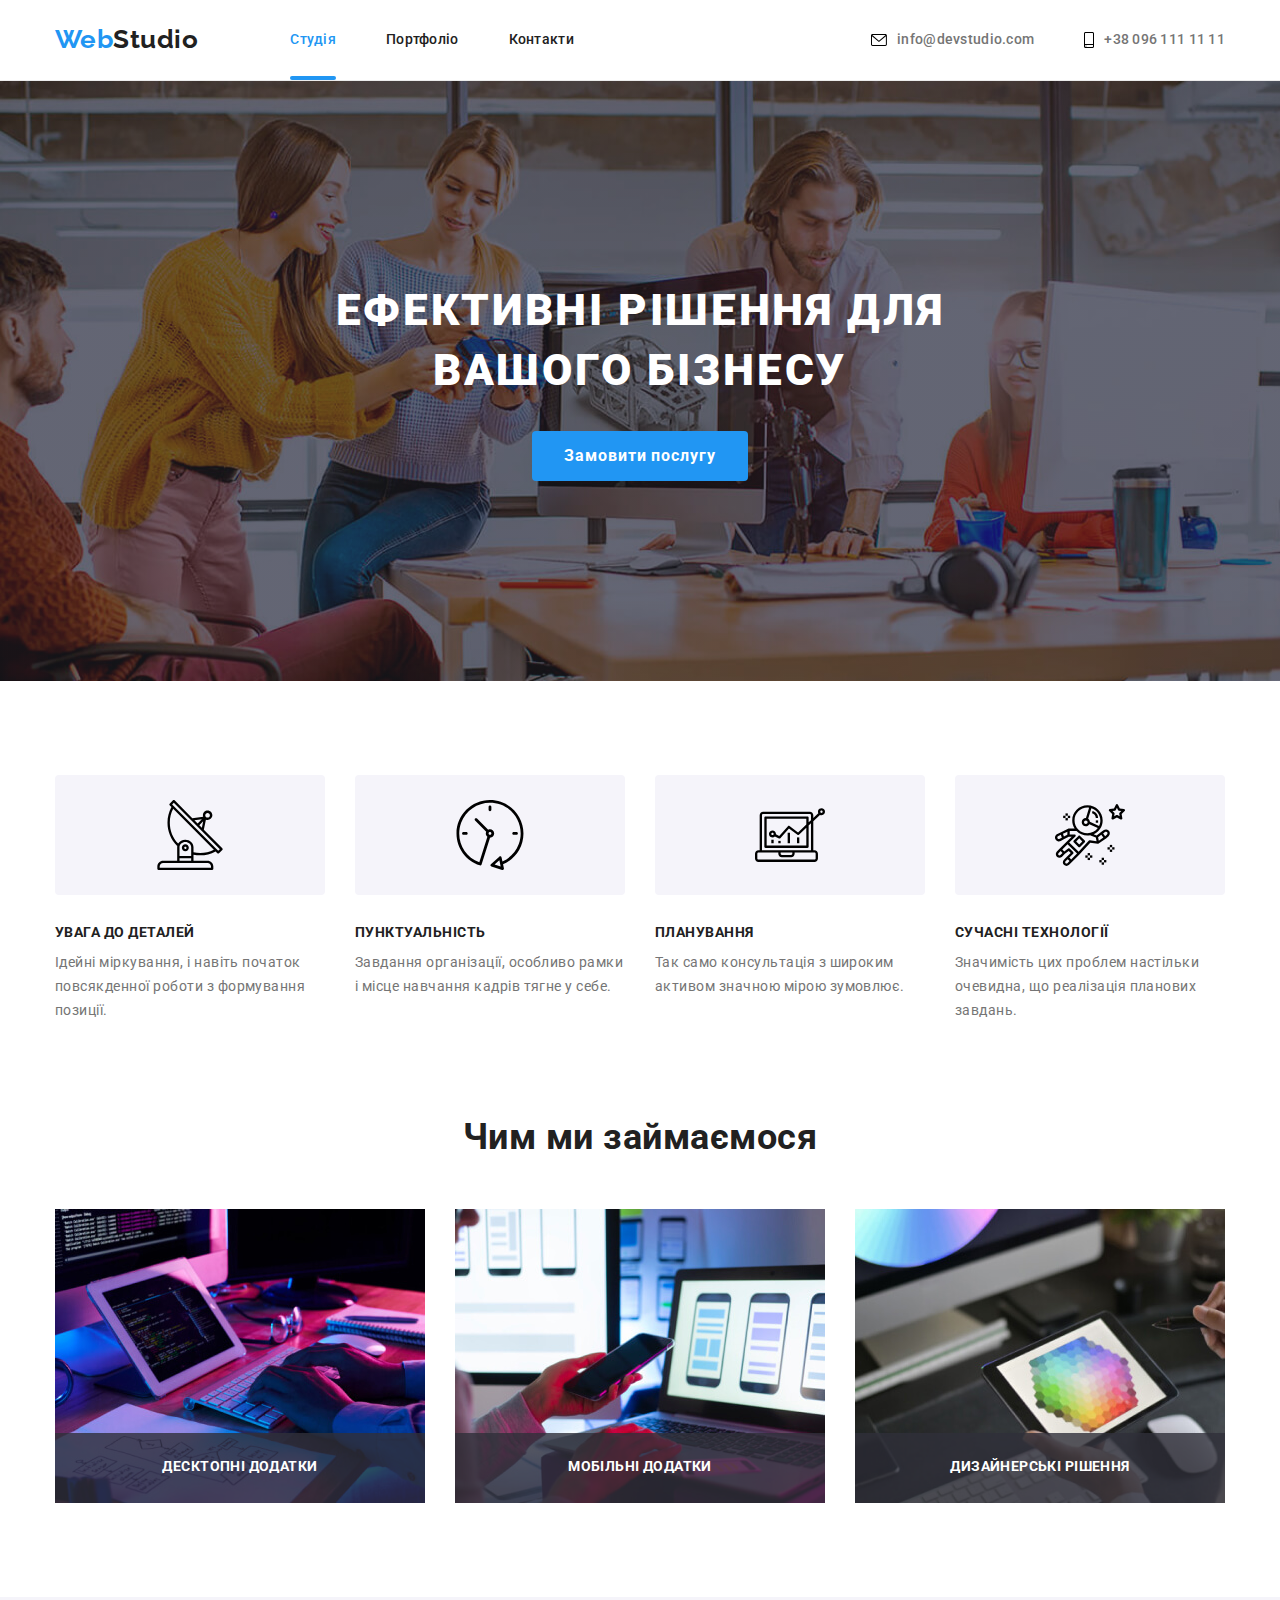
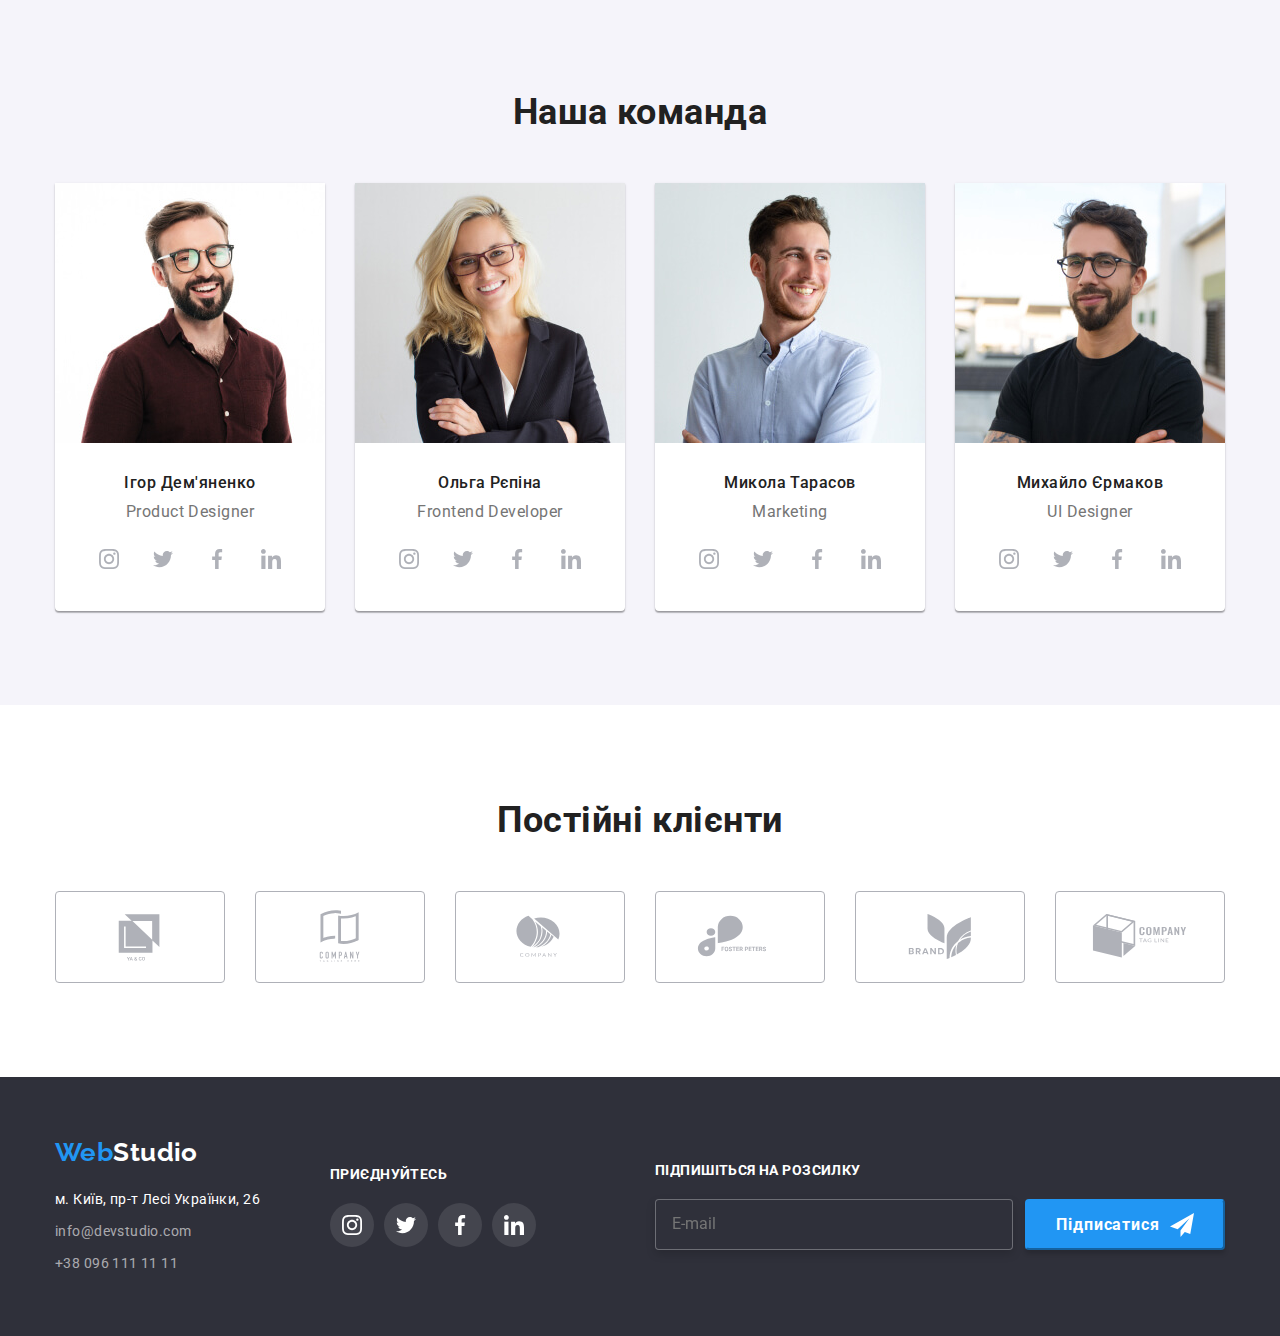
<file: index.html>
<!DOCTYPE html>
<html lang="uk">

<head>
    <meta charset="UTF-8">
    <meta http-equiv="X-UA-Compatible" content="IE=edge">
    <meta name="viewport" content="width=device-width, initial-scale=1.0">
    <title>Document</title>
    <link rel="preconnect" href="https://fonts.googleapis.com">
    <link rel="preconnect" href="https://fonts.gstatic.com" crossorigin>
    <link
        href="https://fonts.googleapis.com/css2?family=Raleway:wght@700&family=Roboto:wght@400;500;700;900&display=swap"
        rel="stylesheet">
    <link rel="stylesheet" href="css/main.min.css">

</head>

<body class="page">
    <header class="page__header">
        <nav class="container main-nav">
            <div class="mobile-container">
                <a class="logo" href="./index.html"><span class="logo-first">Web</span>Studio</a>
                <button type="button" class="burger-button" data-menu-button>
                    <svg style="width: 40px; height: 40px" aria-label="Перемикач мобільного меню">
                        <use class="icon-cross" href="./images/icons.svg#icon-close_40px"></use>
                        <use class="icon-burger" href="./images/icons.svg#icon-menu_burger"></use>
                    </svg>
                </button>
                <div class="mobile-menu-box" data-menu>
                    <ul class="mobile-site-nav">
                        <li class="mobile-site-nav__item"><a class="mobile-site-nav__link current"
                                href="./index.html">Студія</a></li>
                        <li class="mobile-site-nav__item"><a class="mobile-site-nav__link"
                                href="./portfolio.html">Портфоліо</a></li>
                        <li class="mobile-site-nav__item"><a class="mobile-site-nav__link" href="">Контакти</a></li>
                    </ul>
                    <div class="mobile-bottom">
                        <ul class="mobile-auth-nav">
                            <li class="auth-nav__item">
                                <a class="auth-nav__phone" href="#">
                                    <p>+38 096 111 11 11</p>
                                </a>
                            </li>
                            <li class="auth-nav__item">
                                <a class="auth-nav__mail" href="#">
                                    <p>info@devstudio.com</p>
                                </a>
                            </li>
                        </ul>
                        <ul class="mobile-social">
                            <li class="mobile-social__item">
                                <a class="mobile-social__link" href="#">Instagram</a>
                            </li>
                            <li class="mobile-social__item">
                                <div class="mobile-social__st">|</div>
                            </li>
                            <li class="mobile-social__item">
                                <a class="mobile-social__link" href="#">Twitter</a>
                            </li>
                            <li class="mobile-social__item">
                                <div class="mobile-social__st">|</div>
                            </li>

                            <li class="mobile-social__item">
                                <a class="mobile-social__link" href="#">Facebook</a>
                            </li>
                            <li class="mobile-social__item">
                                <div class="mobile-social__st">|</div>
                            </li>
                            <li class="mobile-social__item">
                                <a class="mobile-social__link" href="">LinkedIn</a>
                            </li>
                        </ul>
                    </div>
                </div>
            </div>

            <div class="menu-desktop">
                <div class="menu-deskop--justify">
                    <a class="logo" href="./index.html"><span class="logo-first">Web</span>Studio</a>
                    <ul class="site-nav">
                        <li class="site-nav__item"><a class="site-nav__link current" href="./index.html">Студія</a></li>
                        <li class="site-nav__item"><a class="site-nav__link" href="./portfolio.html">Портфоліо</a></li>
                        <li class="site-nav__item"><a class="site-nav__link" href="">Контакти</a></li>
                    </ul>
                </div>
                <ul class="auth-nav">
                    <li class="auth-nav__item">
                        <a class="auth-nav__link" href="mailto:info@devstudio.com">
                            <svg class="auth-nav__svg" style="width: 16px; height: 12px">
                                <use href="./images/icons.svg#icon-envelope"></use>
                            </svg>
                            <p>info@devstudio.com</p>
                        </a>
                    </li>
                    <li class="auth-nav__item">
                        <a class="auth-nav__link" href="tel:+380961111111">
                            <svg class="auth-nav__svg" style="width: 10px; height: 16px">
                                <use href="./images/icons.svg#icon-smartphone"></use>
                            </svg>
                            <p>+38 096 111 11 11</p>
                        </a>
                    </li>
                </ul>
            </div>

        </nav>
    </header>

    <main>
        <section class="hero_section">
            <div class="container">
                <h1 class="hero__title">Ефективні рішення для вашого бізнесу</h1>
                <button class="hero__button" type="button" data-modal-open>Замовити послугу</button>
            </div>
        </section>

        <section class="section">
            <div class="container">
                <h2 class="visually-hidden">Особливості</h2>
                <ul class="feauture-list">
                    <li class="feauture-list__item">
                        <div class="feauture__icon-box">
                            <svg class="feauture__icon">
                                <use href="./images/icons.svg#icon-antenna-1"></use>
                            </svg>
                        </div>
                        <h3 class="feauture-list__title">УВАГА ДО ДЕТАЛЕЙ</h3>
                        <p class="feauture-list__text">Ідейні міркування, і навіть початок повсякденної роботи з
                            формування позиції.</p>
                    </li>
                    <li class="feauture-list__item">
                        <div class="feauture__icon-box">
                            <svg class="feauture__icon">
                                <use href="./images/icons.svg#icon-clock"></use>
                            </svg>
                        </div>

                        <h3 class="feauture-list__title">ПУНКТУАЛЬНІСТЬ</h3>
                        <p class="feauture-list__text">Завдання організації, особливо рамки і місце навчання кадрів
                            тягне у себе.</p>
                    </li>
                    <li class="feauture-list__item">
                        <div class="feauture__icon-box">
                            <svg class="feauture__icon">
                                <use href="./images/icons.svg#icon-diagram"></use>
                            </svg>
                        </div>

                        <h3 class="feauture-list__title">ПЛАНУВАННЯ</h3>
                        <p class="feauture-list__text">Так само консультація з широким активом значною мірою зумовлює.
                        </p>
                    </li>
                    <li class="feauture-list__item">
                        <div class="feauture__icon-box">
                            <svg class="feauture__icon">
                                <use href="./images/icons.svg#icon-astronaut"></use>
                            </svg>
                        </div>

                        <h3 class="feauture-list__title">СУЧАСНІ ТЕХНОЛОГІЇ</h3>
                        <p class="feauture-list__text">Значимість цих проблем настільки очевидна, що реалізація планових
                            завдань.</p>
                    </li>
                </ul>

            </div>
        </section>

        <section class="section section--padd-minus">
            <div class="container">
                <h2 class="section__title">Чим ми займаємося</h2>
                <ul class="work-list">
                    <li class="work-list__item">
                        <picture>
                            <source srcset="./images/work/img.jpg, ./images/work/img@2x.jpg 2x"
                                media="(min-width: 1200px)">
                            <img src="./images/work/img.jpg" alt="Людина верстає за компьютером">
                        </picture>
                        <div class="shadow-box">
                            <p class="work__title">Десктопні додатки</p>
                        </div>
                    </li>
                    <li class="work-list__item">
                        <picture>
                            <source srcset="./images/work/img-1.jpg, ./images/work/img@2x-1.jpg 2x"
                                media="(min-width: 1200px)">
                            <img src="./images/work/img-1.jpg" alt="Людина верстає. Телефон у руці">
                        </picture>
                        <div class="shadow-box">
                            <p class="work__title">Мобільні додатки</p>
                        </div>
                    </li>
                    <li class="work-list__item">
                        <picture>
                            <source srcset="./images/work/img-2.jpg, ./images/work/img@2x-2.jpg 2x"
                                media="(min-width: 1200px)">
                            <img src="./images/work/img-2.jpg" alt="Людина верстає. Планшет у руці">
                        </picture>
                        <div class="shadow-box">
                            <p class="work__title">Дизайнерські рішення</p>
                        </div>
                    </li>
                </ul>

            </div>
        </section>

        <section class="section team">
            <div class="container">
                <h2 class="section__title">Наша команда</h2>
                <ul class="team-list">
                    <li class="team-list__item">
                        <picture>
                            <source srcset="./images/team/team-img-1200.jpg, ./images/team/team-img-1200@2x.jpg 2x"
                                media="(min-width: 1200px)">
                            <source srcset="./images/team/team-img-768.jpg, ./images/team/team-img-768@2x.jpg 2x"
                                media="(min-width: 768px)">
                            <source srcset="./images/team/team-img-480.jpg, ./images/team/team-img-480@2x.jpg 2x"
                                media="(min-width: 320px)">
                            <img class="team__picture" src="./images/team/team-img-1200.jpg" alt="Фото Ігор Дем'яненко">
                        </picture>
                        <div class="team__card">
                            <h3 class="team__title">Ігор Дем'яненко</h3>
                            <p class="team__text">Product Designer</p>
                            <div class="social">
                                <ul class="social__list">
                                    <li class="item">
                                        <a class="social__link" href="">
                                            <svg class="social__svg">
                                                <use href="./images/icons.svg#icon-instagram"></use>
                                            </svg>
                                        </a>
                                    </li>
                                    <li class="item">
                                        <a class="social__link" href="">
                                            <svg class="social__svg">
                                                <use href="./images/icons.svg#icon-twitter"></use>
                                            </svg>
                                        </a>
                                    </li>
                                    <li class="item">
                                        <a class="social__link" href="">
                                            <svg class="social__svg">
                                                <use href="./images/icons.svg#icon-facebook"></use>
                                            </svg>
                                        </a>
                                    </li>
                                    <li class="item">
                                        <a class="social__link" href="">
                                            <svg class="social__svg">
                                                <use href="./images/icons.svg#icon-linkedin"></use>
                                            </svg>
                                        </a>
                                    </li>
                                </ul>

                            </div>
                        </div>
                    </li>
                    <li class="team-list__item">
                        <picture>
                            <source srcset="./images/team/team-img-1200-1.jpg, ./images/team/team-img-1200@2x-1.jpg 2x"
                                media="(min-width: 1200px)">
                            <source srcset="./images/team/team-img-768-1.jpg, ./images/team/team-img-768@2x-1.jpg 2x"
                                media="(min-width: 768px)">
                            <source srcset="./images/team/team-img-480-1.jpg, ./images/team/team-img-480@2x-1.jpg 2x"
                                media="(min-width: 320px)">
                            <img class="team__picture" src="./images/team/team-img-1200-1.jpg" alt="Фото Ольга Рєпіна">
                        </picture>
                        <div class="team__card">
                            <h3 class="team__title">Ольга Рєпіна</h3>
                            <p class="team__text">Frontend Developer</p>
                            <div class="social">
                                <ul class="social__list">
                                    <li class="item">
                                        <a class="social__link" href="">
                                            <svg class="social__svg">
                                                <use href="./images/icons.svg#icon-instagram"></use>
                                            </svg>
                                        </a>
                                    </li>
                                    <li class="item">
                                        <a class="social__link" href="">
                                            <svg class="social__svg">
                                                <use href="./images/icons.svg#icon-twitter"></use>
                                            </svg>
                                        </a>
                                    </li>
                                    <li class="item">
                                        <a class="social__link" href="">
                                            <svg class="social__svg">
                                                <use href="./images/icons.svg#icon-facebook"></use>
                                            </svg>
                                        </a>
                                    </li>
                                    <li class="item">
                                        <a class="social__link" href="">
                                            <svg class="social__svg">
                                                <use href="./images/icons.svg#icon-linkedin"></use>
                                            </svg>
                                        </a>
                                    </li>
                                </ul>
                            </div>
                        </div>
                    </li>
                    <li class="team-list__item">
                        <picture>
                            <source srcset="./images/team/team-img-1200-2.jpg, ./images/team/team-img-1200@2x-2.jpg 2x"
                                media="(min-width: 1200px)">
                            <source srcset="./images/team/team-img-768-2.jpg, ./images/team/team-img-768@2x-2.jpg 2x"
                                media="(min-width: 768px)">
                            <source srcset="./images/team/team-img-480-2.jpg, ./images/team/team-img-480@2x-2.jpg 2x"
                                media="(min-width: 320px)">
                            <img class="team__picture" src="./images/team/team-img-1200-2.jpg"
                                alt="Фото Микола Тарасов">
                        </picture>
                        <div class="team__card">
                            <h3 class="team__title">Микола Тарасов</h3>
                            <p class="team__text">Marketing</p>
                            <div class="social">
                                <ul class="social__list">
                                    <li class="item">
                                        <a class="social__link" href="">
                                            <svg class="social__svg">
                                                <use href="./images/icons.svg#icon-instagram"></use>
                                            </svg>
                                        </a>
                                    </li>
                                    <li class="item">
                                        <a class="social__link" href="">
                                            <svg class="social__svg">
                                                <use href="./images/icons.svg#icon-twitter"></use>
                                            </svg>
                                        </a>
                                    </li>
                                    <li class="item">
                                        <a class="social__link" href="">
                                            <svg class="social__svg">
                                                <use href="./images/icons.svg#icon-facebook"></use>
                                            </svg>
                                        </a>
                                    </li>
                                    <li class="item">
                                        <a class="social__link" href="">
                                            <svg class="social__svg">
                                                <use href="./images/icons.svg#icon-linkedin"></use>
                                            </svg>
                                        </a>
                                    </li>
                                </ul>
                            </div>
                        </div>
                    </li>
                    <li class="team-list__item">
                        <picture>
                            <source srcset="./images/team/team-img-1200-3.jpg, ./images/team/team-img-1200@2x-3.jpg 2x"
                                media="(min-width: 1200px)">
                            <source srcset="./images/team/team-img-768-3.jpg, ./images/team/team-img-768@2x-3.jpg 2x"
                                media="(min-width: 768px)">
                            <source srcset="./images/team/team-img-480-3.jpg, ./images/team/team-img-480@2x-3.jpg 2x"
                                media="(min-width: 320px)">
                            <img class="team__picture" src="./images/team/team-img-1200-3.jpg"
                                alt="Фото Михайло Єрмаков">
                        </picture>
                        <div class="team__card">
                            <h3 class="team__title">Михайло Єрмаков</h3>
                            <p class="team__text">UI Designer</p>
                            <div class="social">
                                <ul class="social__list">
                                    <li class="item">
                                        <a class="social__link" href="">
                                            <svg class="social__svg">
                                                <use href="./images/icons.svg#icon-instagram"></use>
                                            </svg>
                                        </a>
                                    </li>
                                    <li class="item">
                                        <a class="social__link" href="">
                                            <svg class="social__svg">
                                                <use href="./images/icons.svg#icon-twitter"></use>
                                            </svg>
                                        </a>
                                    </li>
                                    <li class="item">
                                        <a class="social__link" href="">
                                            <svg class="social__svg">
                                                <use href="./images/icons.svg#icon-facebook"></use>
                                            </svg>
                                        </a>
                                    </li>
                                    <li class="item">
                                        <a class="social__link" href="">
                                            <svg class="social__svg">
                                                <use href="./images/icons.svg#icon-linkedin"></use>
                                            </svg>
                                        </a>
                                    </li>
                                </ul>
                            </div>
                        </div>
                    </li>
                </ul>
            </div>
        </section>

        <section class="section">
            <div class="container">
                <h2 class="section__title">Постійні клієнти</h2>
                <ul class="client__list">
                    <li class="client__item">
                        <a class="client__link" href="">
                            <svg class="client__svg">
                                <use href="./images/icons.svg#icon-company1"></use>
                            </svg>
                        </a>
                    </li>
                    <li class="client__item">
                        <a class="client__link" href="">
                            <svg class="client__svg">
                                <use href="./images/icons.svg#icon-company2"></use>
                            </svg>

                        </a>
                    </li>
                    <li class="client__item">
                        <a class="client__link" href="">
                            <svg class="client__svg">
                                <use href="./images/icons.svg#icon-company3"></use>
                            </svg>
                        </a>
                    </li>
                    <li class="client__item">
                        <a class="client__link" href="">
                            <svg class="client__svg">
                                <use href="./images/icons.svg#icon-company4"></use>
                            </svg>
                        </a>
                    </li>
                    <li class="client__item">
                        <a class="client__link" href="">
                            <svg class="client__svg">
                                <use href="./images/icons.svg#icon-company5"></use>
                            </svg>
                        </a>
                    </li>
                    <li class="client__item">
                        <a class="client__link" href="">
                            <svg class="client__svg">
                                <use href="./images/icons.svg#icon-company6"></use>
                            </svg>
                        </a>
                    </li>
                </ul>
            </div>
        </section>
    </main>

    <footer class="footer">
        <div class="container foot">
            <div class="footer__block">
                <div class="footer__tablet">
                    <div class="addr">
                        <a href="./index.html" class="logo"><span class="logo-first">Web</span>Studio</a>
                        <address>
                            <ul class="addr__list">
                                <li class="item"><a href="" class="addr__city">м. Київ, пр-т Лесі Українки, 26</a></li>
                                <li class="item"><a href="mailto:info@devstudio.com"
                                        class="addr__mail-tel">info@devstudio.com</a></li>
                                <li class="item"><a href="tel:+380961111111" class="addr__mail-tel">+38 096 111 11
                                        11</a>
                                </li>
                            </ul>
                        </address>
                    </div>
                    <div class="social">
                        <p class="social__title">приєднуйтесь</p>
                        <ul class="social__list social__list--between">
                            <li class="item">
                                <a class="social__link" href="">
                                    <svg class="social__svg" style="width: 20px; height: 20px">
                                        <use href="./images/icons.svg#icon-instagram"></use>
                                    </svg>
                                </a>
                            </li>
                            <li class="item">
                                <a class="social__link" href="">
                                    <svg class="social__svg" style="width: 20px; height: 20px">
                                        <use href="./images/icons.svg#icon-twitter"></use>
                                    </svg>
                                </a>
                            </li>
                            <li class="item">
                                <a class="social__link" href="">
                                    <svg class="social__svg" style="width: 20px; height: 20px">
                                        <use href="./images/icons.svg#icon-facebook"></use>
                                    </svg>
                                </a>
                            </li>
                            <li class="item">
                                <a class="social__link" href="">
                                    <svg class="social__svg" style="width: 20px; height: 20px">
                                        <use href="./images/icons.svg#icon-linkedin"></use>
                                    </svg>
                                </a>
                            </li>
                        </ul>
                    </div>
                </div>
                <div class="subsc">
                    <p class="subsc__title">Підпишіться на розсилку</p>
                    <div class="subsc__box">
                        <input class="subsc__input" type="email" name="email" id="email" placeholder="E-mail">
                        <button class="subsc__button" type="button">
                            <!-- <p class="subsc__button-title">Підписатися</p> -->
                            Підписатися
                            <svg class="subsc__button-svg">
                                <use href="./images/icons.svg#icon-send"></use>
                            </svg>
                        </button>
                    </div>
                </div>
            </div>
        </div>
    </footer>

    <div class="backdrop is-hidden" data-modal>
        <div class="modal">
            <buttom class="button__close" data-modal-close>
                <svg class="svg__close">
                    <use href="./images/icons.svg#icon-close-black"></use>
                </svg>
            </buttom>

            <form class="modal-form">
                <p class="modal__title">Залиште свої дані, ми вам передзвонимо</p>

                <div class="modal__group">
                    <label class="modal__label">
                        Ім'я
                        <input class="modal__input" type="text" name="user-name" id="user-name">
                        <svg class="icon__form" width="18px" height="18px">
                            <use href="./images/icons.svg#icon-person"></use>
                        </svg>
                    </label>
                </div>
                <div class="modal__group">
                    <label class="modal__label">
                        Телефон
                        <input class="modal__input" type="tel" name="user-phone" id="user-phone">
                        <svg class="icon__form" width="18px" height="18px">
                            <use href="./images/icons.svg#icon-phone"></use>
                        </svg>
                    </label>
                </div>
                <div class="modal__group">
                    <label class="modal__label">
                        Пошта
                        <input class="modal__input" type="email" name="user-email" id="user-email">
                        <svg class="icon__form" width="18px" height="18px">
                            <use href="./images/icons.svg#icon-email"></use>
                        </svg>
                    </label>
                </div>
                <div class="modal__label">
                    <label class="modal__label">
                        Коментар
                        <textarea class="modal__textarea" name="user-comment" id="user-comment"
                            placeholder="Введіть текст"></textarea>
                    </label>
                </div>

                <div class="checked__form">
                    <label class="checked__label">
                        <input class="checked__input" type="checkbox" name="user-checked" id="user-checked">
                        <svg class="checked__svg">
                            <use href="./images/icons.svg#icon-chek"></use>
                        </svg>
                        Погоджуюся з розсилкою та приймаю
                    </label>
                    <a class="checked__licens" href="#">&nbsp;Умови договору</a>
                </div>
                <button class="checked__button" type="submit">Відправити</button>

            </form>
        </div>
    </div>
    <script src="./js/modal.js"></script>
    <script src="./js/menu.js"></script>
</body>

</html>
</file>
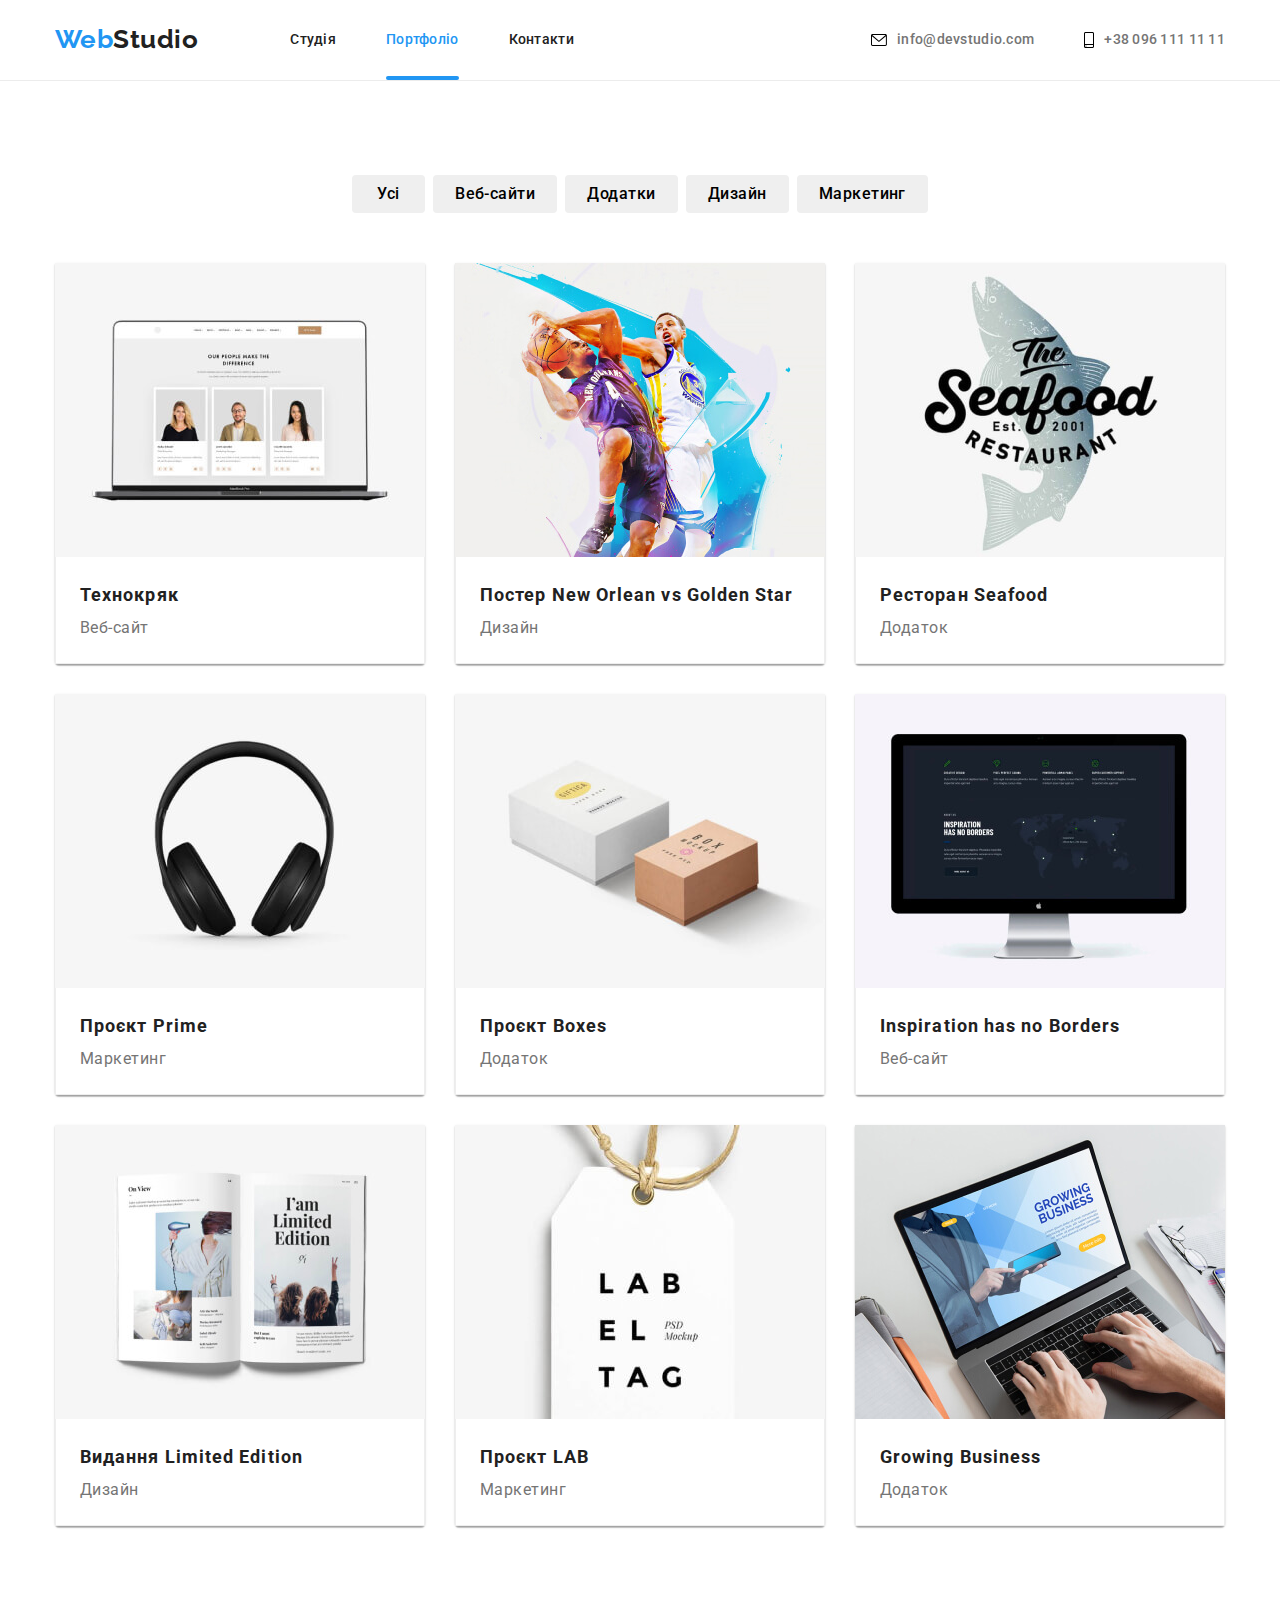
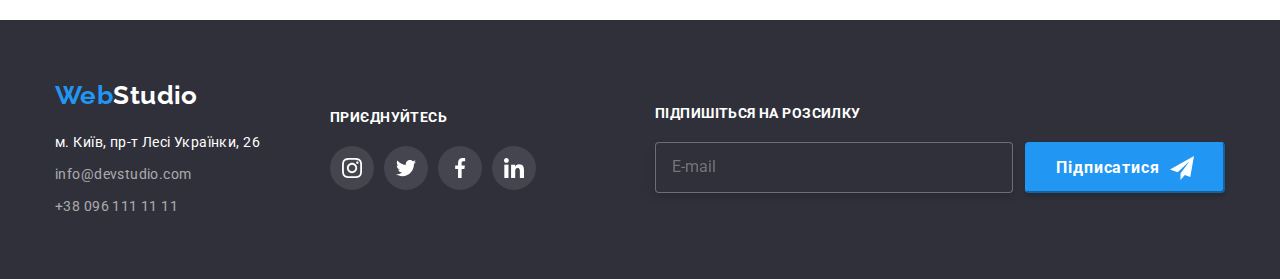
<file: portfolio.html>
<!DOCTYPE html>
<html lang="uk">

<head>
    <meta charset="UTF-8">
    <meta http-equiv="X-UA-Compatible" content="IE=edge">
    <meta name="viewport" content="width=device-width, initial-scale=1.0">
    <title>Document</title>
    <link rel="preconnect" href="https://fonts.googleapis.com">
    <link rel="preconnect" href="https://fonts.gstatic.com" crossorigin>
    <link rel="stylesheet"
        href="https://fonts.googleapis.com/css2?family=Raleway:wght@700&family=Roboto:wght@400;500;700;900&display=swap">
    <link rel="stylesheet" href="css/portfolio.min.css">
</head>

<body class="page portfolio">
    <header class="page__header">
        <nav class="container main-nav">
            <div class="mobile-container">
                <a class="logo" href="./index.html"><span class="logo-first">Web</span>Studio</a>
                <button type="button" class="burger-button" data-menu-button>
                    <svg style="width: 40px; height: 40px" aria-label="Перемикач мобільного меню">
                        <use class="icon-cross" href="./images/icons.svg#icon-close_40px"></use>
                        <use class="icon-burger" href="./images/icons.svg#icon-menu_burger"></use>
                    </svg>
                </button>
                <div class="mobile-menu-box" data-menu>
                    <ul class="mobile-site-nav">
                        <li class="mobile-site-nav__item"><a class="mobile-site-nav__link"
                                href="./index.html">Студія</a></li>
                        <li class="mobile-site-nav__item"><a class="mobile-site-nav__link current"
                                href="./portfolio.html">Портфоліо</a></li>
                        <li class="mobile-site-nav__item"><a class="mobile-site-nav__link" href="">Контакти</a></li>
                    </ul>
                    <div class="mobile-bottom">
                        <ul class="mobile-auth-nav">
                            <li class="auth-nav__item">
                                <a class="auth-nav__phone" href="#">
                                    <p>+38 096 111 11 11</p>
                                </a>
                            </li>
                            <li class="auth-nav__item">
                                <a class="auth-nav__mail" href="#">
                                    <p>info@devstudio.com</p>
                                </a>
                            </li>
                        </ul>
                        <ul class="mobile-social">
                            <li class="mobile-social__item">
                                <a class="mobile-social__link" href="#">Instagram</a>
                            </li>
                            <li class="mobile-social__item">
                                <div class="mobile-social__st">|</div>
                            </li>
                            <li class="mobile-social__item">
                                <a class="mobile-social__link" href="#">Twitter</a>
                            </li>
                            <li class="mobile-social__item">
                                <div class="mobile-social__st">|</div>
                            </li>
    
                            <li class="mobile-social__item">
                                <a class="mobile-social__link" href="#">Facebook</a>
                            </li>
                            <li class="mobile-social__item">
                                <div class="mobile-social__st">|</div>
                            </li>
                            <li class="mobile-social__item">
                                <a class="mobile-social__link" href="">LinkedIn</a>
                            </li>
                        </ul>
                    </div>
                </div>
            </div>
    
            <div class="menu-desktop">
                <div class="menu-deskop--justify">
                    <a class="logo" href="./index.html"><span class="logo-first">Web</span>Studio</a>
                    <ul class="site-nav">
                        <li class="site-nav__item"><a class="site-nav__link" href="./index.html">Студія</a></li>
                        <li class="site-nav__item"><a class="site-nav__link current" href="./portfolio.html">Портфоліо</a></li>
                        <li class="site-nav__item"><a class="site-nav__link" href="">Контакти</a></li>
                    </ul>
                </div>
                <ul class="auth-nav">
                    <li class="auth-nav__item">
                        <a class="auth-nav__link" href="mailto:info@devstudio.com">
                            <svg class="auth-nav__svg" style="width: 16px; height: 12px">
                                <use href="./images/icons.svg#icon-envelope"></use>
                            </svg>
                            <p>info@devstudio.com</p>
                        </a>
                    </li>
                    <li class="auth-nav__item">
                        <a class="auth-nav__link" href="tel:+380961111111">
                            <svg class="auth-nav__svg" style="width: 10px; height: 16px">
                                <use href="./images/icons.svg#icon-smartphone"></use>
                            </svg>
                            <p>+38 096 111 11 11</p>
                        </a>
                    </li>
                </ul>
            </div>
    
        </nav>
    </header>

    <main>
        <section class="section container--padd-minus">
            <div class="container">
                <h1 class="visually-hidden">Portfolio</h1>
                <!--Кпопки  -->
                <ul class="button-list">
                    <li class="button-list__item"><button class="button-list__button">Усі</button></li>
                    <li class="button-list__item"><button class="button-list__button">Веб-сайти</button></li>
                    <li class="button-list__item"><button class="button-list__button">Додатки</button></li>
                    <li class="button-list__item"><button class="button-list__button">Дизайн</button></li>
                    <li class="button-list__item"><button class="button-list__button">Маркетинг</button></li>
                </ul>

                <!-- Елементи портфолио -->
                <ul class="portfolio-list">
                    <li class="portfolio-list__item">
                            <div class="portfolio-wrap">
                                <!-- <img src="./images/tehnokryak.jpg" alt="Ноутбук із відкритим сайтом" width="370"> -->
                                <picture>
                                    <source
                                        srcset="./images/portfolio/img1200.jpg, ./images/portfolio/img1200@2x.jpg 2x"
                                        media="(min-width: 1200px)">
                                    <source srcset="./images/portfolio/img768.jpg, ./images/portfolio/img768@2x.jpg 2x"
                                        media="(min-width: 768px)">
                                    <source srcset="./images/portfolio/img480.jpg, ./images/portfolio/img480@2x.jpg 2x"
                                        media="(min-width: 320px)">
                                    <img class="portfolio__img" src="./images/portfolio/img480.jpg" alt="Ноутбук із відкритим сайтом">
                                </picture>

                                <p class="shadow__text">
                                    Ресурс пропонує комплексні пропозиції з різним рівнем функціоналу та сервісів. Все
                                    це
                                    дозволить відвідувачу
                                    отримати
                                    вичерпні відомості про компанію чи приватну особу.
                                </p>
                            </div>
                            <div class="portfolio-list__project">
                                <h2 class="card__header">Технокряк</h2>
                                <p class="card__text">Веб-сайт</p>
                            </div>
                    </li>
                    <li class="portfolio-list__item">
                            <div class="portfolio-wrap">
                                <picture>
                                    <source
                                        srcset="./images/portfolio/img1200-1.jpg, ./images/portfolio/img1200@2x-1.jpg 2x"
                                        media="(min-width: 1200px)">
                                    <source
                                        srcset="./images/portfolio/img768-1.jpg, ./images/portfolio/img768@2x-1.jpg 2x"
                                        media="(min-width: 768px)">
                                    <source
                                        srcset="./images/portfolio/img480-1.jpg, ./images/portfolio/img480@2x-1.jpg 2x"
                                        media="(min-width: 320px)">
                                    <img src="./images/portfolio/img480-1.jpg" alt="Баскетболісти грають">
                                </picture>

                                <p class="shadow__text">
                                    Ресурс пропонує комплексні пропозиції з різним рівнем функціоналу та сервісів. Все
                                    це
                                    дозволить відвідувачу
                                    отримати
                                    вичерпні відомості про компанію чи приватну особу.
                                </p>
                            </div>

                            <div class="portfolio-list__project">
                                <h2 class="card__header">Постер New Orlean vs Golden Star</h2>
                                <p class="card__text">Дизайн</p>

                            </div>
                    </li>
                    <li class="portfolio-list__item">
                            <div class="portfolio-wrap">
                                <picture>
                                    <source
                                        srcset="./images/portfolio/img1200-2.jpg, ./images/portfolio/img1200@2x-2.jpg 2x"
                                        media="(min-width: 1200px)">
                                    <source
                                        srcset="./images/portfolio/img768-2.jpg, ./images/portfolio/img768@2x-2.jpg 2x"
                                        media="(min-width: 768px)">
                                    <source
                                        srcset="./images/portfolio/img480-2.jpg, ./images/portfolio/img480@2x-2.jpg 2x"
                                        media="(min-width: 320px)">
                                    <img src="./images/portfolio/img480-2.jpg" alt="Малюнок риби">
                                </picture>

                                <p class="shadow__text">
                                    Ресурс пропонує комплексні пропозиції з різним рівнем функціоналу та сервісів. Все
                                    це
                                    дозволить відвідувачу
                                    отримати
                                    вичерпні відомості про компанію чи приватну особу.
                                </p>
                            </div>
                            <div class="portfolio-list__project">
                                <h2 class="card__header">Ресторан Seafood</h2>
                                <p class="card__text">Додаток</p>

                            </div>
                    </li>
                    <li class="portfolio-list__item">
                            <div class="portfolio-wrap">
                                <picture>
                                    <source
                                        srcset="./images/portfolio/img1200-3.jpg, ./images/portfolio/img1200@2x-3.jpg 2x"
                                        media="(min-width: 1200px)">
                                    <source
                                        srcset="./images/portfolio/img768-3.jpg, ./images/portfolio/img768@2x-3.jpg 2x"
                                        media="(min-width: 768px)">
                                    <source
                                        srcset="./images/portfolio/img480-3.jpg, ./images/portfolio/img480@2x-3.jpg 2x"
                                        media="(min-width: 320px)">
                                    <img src="./images/portfolio/img480-3.jpg" alt="Навушники">
                                </picture>

                                <p class="shadow__text">
                                    Ресурс пропонує комплексні пропозиції з різним рівнем функціоналу та сервісів. Все
                                    це
                                    дозволить відвідувачу
                                    отримати
                                    вичерпні відомості про компанію чи приватну особу.
                                </p>
                            </div>
                            <div class="portfolio-list__project">
                                <h2 class="card__header">Проєкт Prime</h2>
                                <p class="card__text">Маркетинг</p>

                            </div>
                    </li>
                    <li class="portfolio-list__item">
                            <div class="portfolio-wrap">
                                <picture>
                                    <source
                                        srcset="./images/portfolio/img1200-4.jpg, ./images/portfolio/img1200@2x-4.jpg 2x"
                                        media="(min-width: 1200px)">
                                    <source
                                        srcset="./images/portfolio/img768-4.jpg, ./images/portfolio/img768@2x-4.jpg 2x"
                                        media="(min-width: 768px)">
                                    <source
                                        srcset="./images/portfolio/img480-4.jpg, ./images/portfolio/img480@2x-4.jpg 2x"
                                        media="(min-width: 320px)">
                                    <img src="./images/portfolio/img480-4.jpg" alt="Дві коробки">
                                </picture>

                                <p class="shadow__text">
                                    Ресурс пропонує комплексні пропозиції з різним рівнем функціоналу та сервісів. Все
                                    це
                                    дозволить відвідувачу
                                    отримати
                                    вичерпні відомості про компанію чи приватну особу.
                                </p>
                            </div>
                            <div class="portfolio-list__project">
                                <h2 class="card__header">Проєкт Boxes</h2>
                                <p class="card__text">Додаток</p>
                            </div>
                    </li>
                    <li class="portfolio-list__item">
                            <div class="portfolio-wrap">
                                <picture>
                                    <source
                                        srcset="./images/portfolio/img1200-5.jpg, ./images/portfolio/img1200@2x-5.jpg 2x"
                                        media="(min-width: 1200px)">
                                    <source
                                        srcset="./images/portfolio/img768-5.jpg, ./images/portfolio/img768@2x-5.jpg 2x"
                                        media="(min-width: 768px)">
                                    <source
                                        srcset="./images/portfolio/img480-5.jpg, ./images/portfolio/img480@2x-5.jpg 2x"
                                        media="(min-width: 320px)">
                                    <img src="./images/portfolio/img480-5.jpg" alt="Монітор">
                                </picture>

                                <p class="shadow__text">
                                    Ресурс пропонує комплексні пропозиції з різним рівнем функціоналу та сервісів. Все
                                    це
                                    дозволить відвідувачу
                                    отримати
                                    вичерпні відомості про компанію чи приватну особу.
                                </p>
                            </div>
                            <div class="portfolio-list__project">
                                <h2 class="card__header">Inspiration has no Borders</h2>
                                <p class="card__text">Веб-сайт</p>

                            </div>
                    </li>
                    <li class="portfolio-list__item">
                            <div class="portfolio-wrap">
                                <picture>
                                    <source
                                        srcset="./images/portfolio/img1200-6.jpg, ./images/portfolio/img1200@2x-6.jpg 2x"
                                        media="(min-width: 1200px)">
                                    <source
                                        srcset="./images/portfolio/img768-6.jpg, ./images/portfolio/img768@2x-6.jpg 2x"
                                        media="(min-width: 768px)">
                                    <source
                                        srcset="./images/portfolio/img480-6.jpg, ./images/portfolio/img480@2x-6.jpg 2x"
                                        media="(min-width: 320px)">
                                    <img src="./images/portfolio/img480-6.jpg" alt="Відкрита книга">
                                </picture>

                                <p class="shadow__text">
                                    Ресурс пропонує комплексні пропозиції з різним рівнем функціоналу та сервісів. Все
                                    це
                                    дозволить відвідувачу
                                    отримати
                                    вичерпні відомості про компанію чи приватну особу.
                                </p>
                            </div>
                            <div class="portfolio-list__project">
                                <h2 class="card__header">Видання Limited Edition</h2>
                                <p class="card__text">Дизайн</p>
                            </div>
                    </li>
                    <li class="portfolio-list__item">
                            <div class="portfolio-wrap">
                                <picture>
                                    <source
                                        srcset="./images/portfolio/img1200-7.jpg, ./images/portfolio/img1200@2x-7.jpg 2x"
                                        media="(min-width: 1200px)">
                                    <source
                                        srcset="./images/portfolio/img768-7.jpg, ./images/portfolio/img768@2x-7.jpg 2x"
                                        media="(min-width: 768px)">
                                    <source
                                        srcset="./images/portfolio/img480-7.jpg, ./images/portfolio/img480@2x-7.jpg 2x"
                                        media="(min-width: 320px)">
                                    <img src="./images/portfolio/img480-7.jpg" alt="Паперова мітка">
                                </picture>

                                <p class="shadow__text">
                                    Ресурс пропонує комплексні пропозиції з різним рівнем функціоналу та сервісів. Все
                                    це
                                    дозволить відвідувачу
                                    отримати
                                    вичерпні відомості про компанію чи приватну особу.
                                </p>
                            </div>
                            <div class="portfolio-list__project">
                                <h2 class="card__header">Проєкт LAB</h2>
                                <p class="card__text">Маркетинг</p>
                            </div>
                    </li>
                    <li class="portfolio-list__item">
                            <div class="portfolio-wrap">
                                <picture>
                                    <source
                                        srcset="./images/portfolio/img1200-8.jpg, ./images/portfolio/img1200@2x-8.jpg 2x"
                                        media="(min-width: 1200px)">
                                    <source
                                        srcset="./images/portfolio/img768-8.jpg, ./images/portfolio/img768@2x-8.jpg 2x"
                                        media="(min-width: 768px)">
                                    <source
                                        srcset="./images/portfolio/img480-8.jpg, ./images/portfolio/img480@2x-8.jpg 2x"
                                        media="(min-width: 320px)">
                                    <img src="./images/portfolio/img480-8.jpg" alt="Ноутбук">
                                </picture>

                                <p class="shadow__text">
                                    Ресурс пропонує комплексні пропозиції з різним рівнем функціоналу та сервісів. Все
                                    це
                                    дозволить відвідувачу
                                    отримати
                                    вичерпні відомості про компанію чи приватну особу.
                                </p>
                            </div>
                            <div class="portfolio-list__project">
                                <h2 class="card__header">Growing Business</h2>
                                <p class="card__text">Додаток</p>
                            </div>
                    </li>
                </ul>
            </div>
        </section>
    </main>

    <footer class="footer">
        <div class="container foot">
            <div class="footer__block">
                <div class="footer__tablet">
                    <div class="addr">
                        <a href="./index.html" class="logo"><span class="logo-first">Web</span>Studio</a>
                        <address>
                            <ul class="addr__list">
                                <li class="item"><a href="" class="addr__city">м. Київ, пр-т Лесі Українки, 26</a></li>
                                <li class="item"><a href="mailto:info@devstudio.com"
                                        class="addr__mail-tel">info@devstudio.com</a></li>
                                <li class="item"><a href="tel:+380961111111" class="addr__mail-tel">+38 096 111 11
                                        11</a>
                                </li>
                            </ul>
                        </address>
                    </div>
                    <div class="social">
                        <p class="social__title">приєднуйтесь</p>
                        <ul class="social__list social__list--between">
                            <li class="item">
                                <a class="social__link" href="">
                                    <svg class="social__svg" style="width: 20px; height: 20px">
                                        <use href="./images/icons.svg#icon-instagram"></use>
                                    </svg>
                                </a>
                            </li>
                            <li class="item">
                                <a class="social__link" href="">
                                    <svg class="social__svg" style="width: 20px; height: 20px">
                                        <use href="./images/icons.svg#icon-twitter"></use>
                                    </svg>
                                </a>
                            </li>
                            <li class="item">
                                <a class="social__link" href="">
                                    <svg class="social__svg" style="width: 20px; height: 20px">
                                        <use href="./images/icons.svg#icon-facebook"></use>
                                    </svg>
                                </a>
                            </li>
                            <li class="item">
                                <a class="social__link" href="">
                                    <svg class="social__svg" style="width: 20px; height: 20px">
                                        <use href="./images/icons.svg#icon-linkedin"></use>
                                    </svg>
                                </a>
                            </li>
                        </ul>
                    </div>
                </div>
                <div class="subsc">
                    <p class="subsc__title">Підпишіться на розсилку</p>
                    <div class="subsc__box">
                        <input class="subsc__input" type="email" name="email" id="email" placeholder="E-mail">
                        <button class="subsc__button" type="button">
                            <!-- <p class="subsc__button-title">Підписатися</p> -->
                            Підписатися
                            <svg class="subsc__button-svg">
                                <use href="./images/icons.svg#icon-send"></use>
                            </svg>
                        </button>
                    </div>
                </div>
            </div>
        </div>
    </footer>

    <script src="./js/modal.js"></script>
    <script src="./js/menu.js"></script>
</body>

</html>
</file>
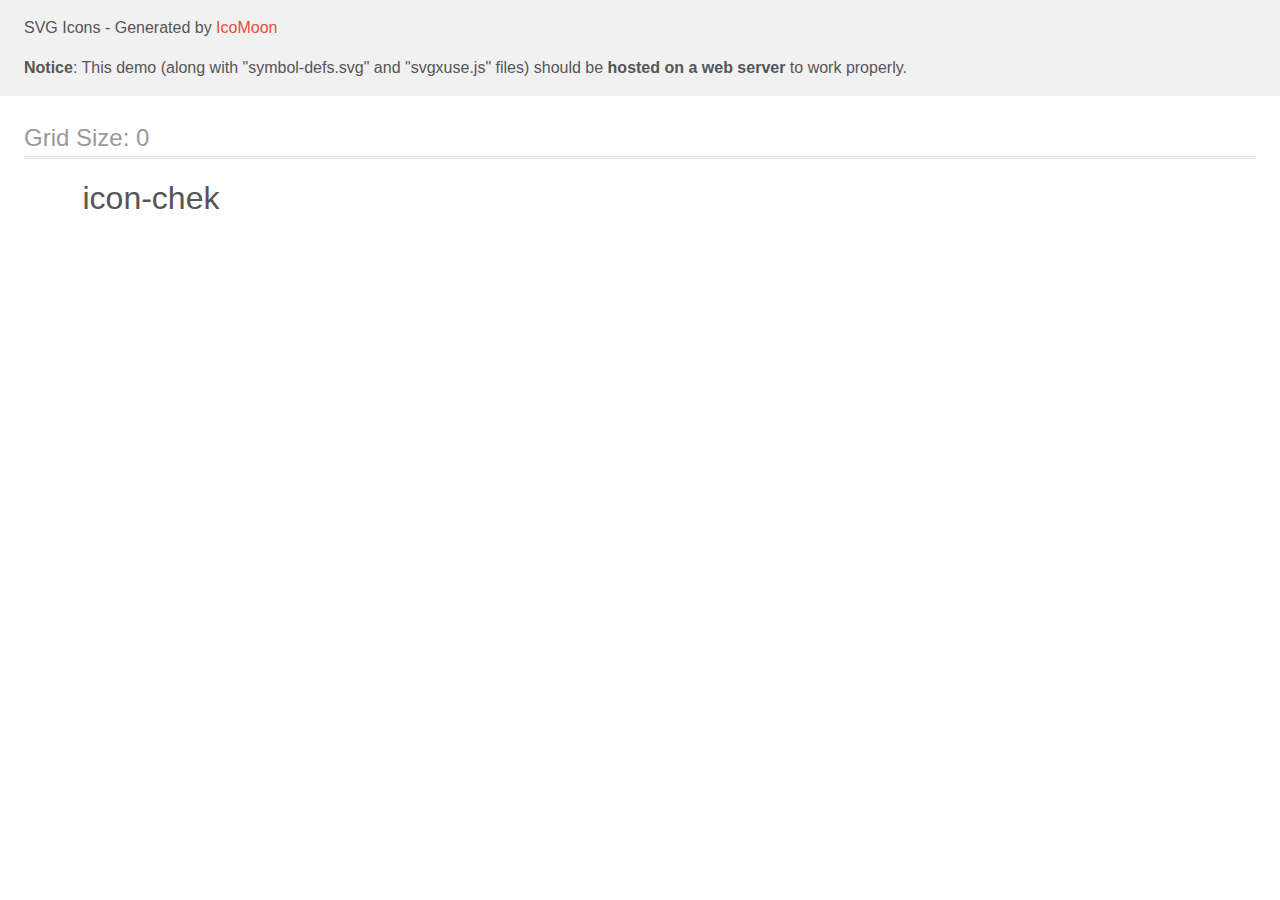
<file: icons/optimize/check/demo-external-svg.html>
<!doctype html>
<html>
<head>
    <title>IcoMoon - SVG Icons</title>
    <meta charset="utf-8">
    <meta name="viewport" content="width=device-width, initial-scale=1">
    <link rel="stylesheet" href="demo-files/demo.css">
    <link rel="stylesheet" href="style.css">
</head>
<body>
<header class="bgc1 clearfix">
<div class="mhl">
    <p>SVG Icons - Generated by <a href="https://icomoon.io/app">IcoMoon</a></p><p><strong>Notice</strong>: This demo (along with "symbol-defs.svg" and "svgxuse.js" files) should be <b>hosted on a web server</b> to work properly.</p>
</div>
</header>
    <div class="clearfix mhl ptl">
        <h1 class="mvm mtn fgc1">Grid Size: 0</h1>
        <div class="glyph fs1">
            <div class="clearfix pbs">
                <svg class="icon icon-chek"><use xlink:href="symbol-defs.svg#icon-chek"></use></svg><span class="name"> icon-chek</span>
            </div>
        </div>
  </div>
<script defer src="svgxuse.js"></script>
</body>
</html>
</file>
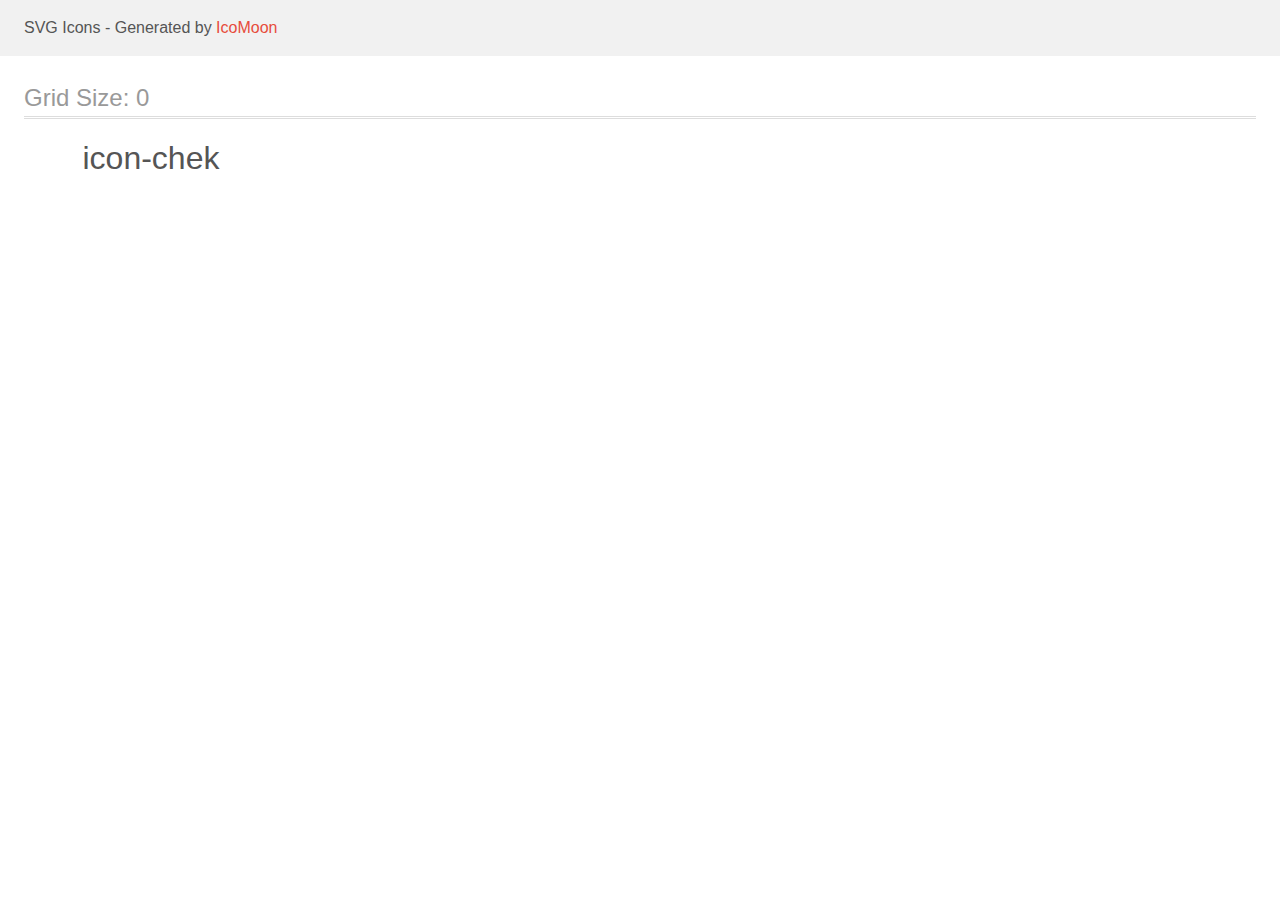
<file: icons/optimize/check/demo.html>
<!doctype html>
<html>
<head>
    <title>IcoMoon - SVG Icons</title>
    <meta charset="utf-8">
    <meta name="viewport" content="width=device-width, initial-scale=1">
    <link rel="stylesheet" href="demo-files/demo.css">
    <link rel="stylesheet" href="style.css">
</head>
<body>
<svg aria-hidden="true" style="position: absolute; width: 0; height: 0; overflow: hidden;" version="1.1" xmlns="http://www.w3.org/2000/svg" xmlns:xlink="http://www.w3.org/1999/xlink">
<defs>
<symbol id="icon-chek" viewBox="0 0 42 32">
<path fill="#fff" style="fill: var(--color1, #fff); stroke: var(--color1, #fff)" stroke="#fff" stroke-linejoin="miter" stroke-linecap="butt" stroke-miterlimit="4" stroke-width="0.64" d="M6.262 15.206l-0.221-0.211-0.221 0.208-3.085 2.925 0.243 0.234 11.408 10.88 0.221-0.211 24.256-23.139-0.243-0.23-3.043-2.902-0.221 0.211-20.97 19.987-8.125-7.75z"></path>
</symbol>
</defs>
</svg>

<header class="bgc1 clearfix">
<div class="mhl">
    <p>SVG Icons - Generated by <a href="https://icomoon.io/app">IcoMoon</a></p>
</div>
</header>
    <div class="clearfix mhl ptl">
        <h1 class="mvm mtn fgc1">Grid Size: 0</h1>
        <div class="glyph fs1">
            <div class="clearfix pbs">
                <svg class="icon icon-chek"><use xlink:href="#icon-chek"></use></svg><span class="name"> icon-chek</span>
            </div>
        </div>
  </div>
<script defer src="svgxuse.js"></script>
</body>
</html>
</file>
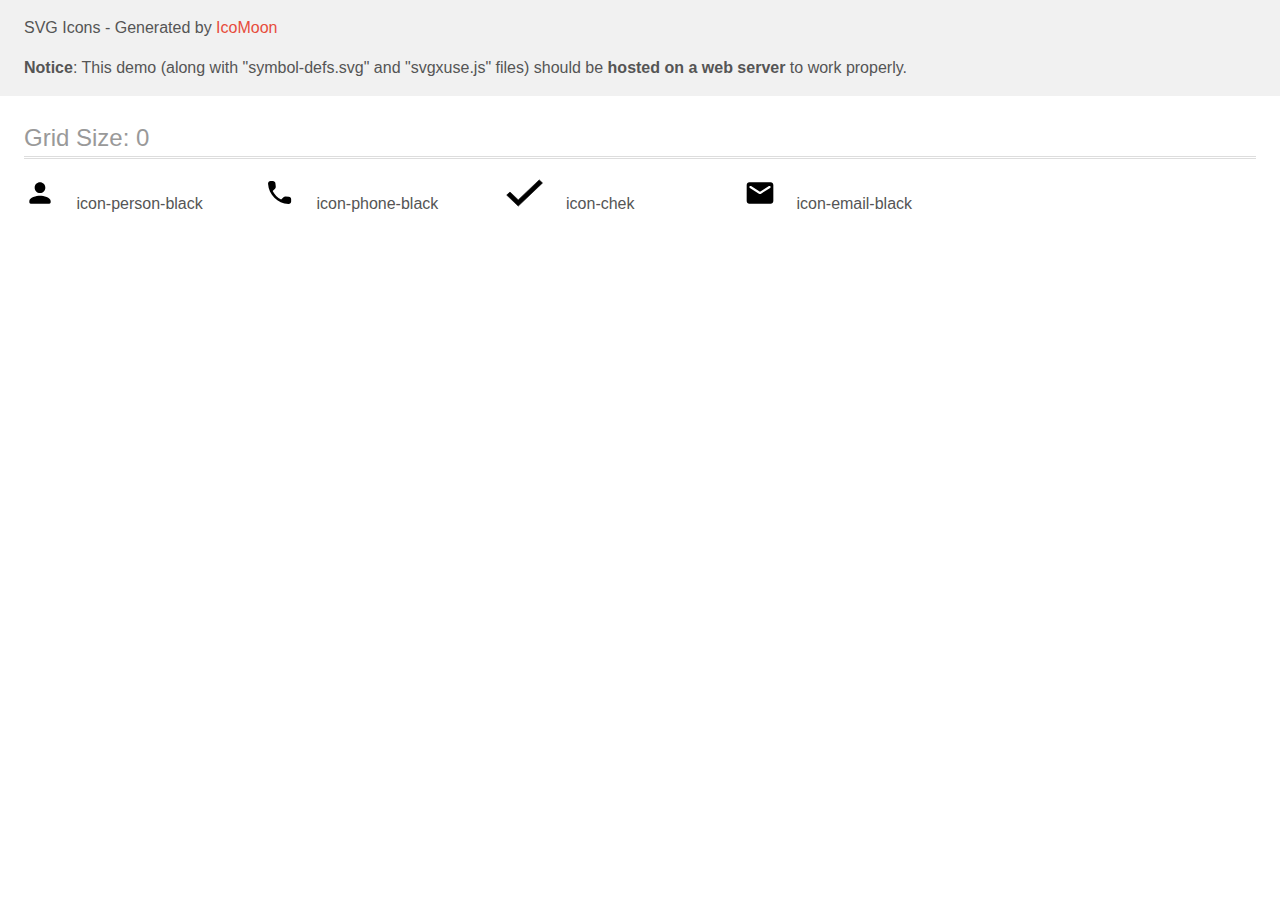
<file: icons/optimize/icomoon/demo-external-svg.html>
<!doctype html>
<html>
<head>
    <title>IcoMoon - SVG Icons</title>
    <meta charset="utf-8">
    <meta name="viewport" content="width=device-width, initial-scale=1">
    <link rel="stylesheet" href="demo-files/demo.css">
    <link rel="stylesheet" href="style.css">
</head>
<body>
<header class="bgc1 clearfix">
<div class="mhl">
    <p>SVG Icons - Generated by <a href="https://icomoon.io/app">IcoMoon</a></p><p><strong>Notice</strong>: This demo (along with "symbol-defs.svg" and "svgxuse.js" files) should be <b>hosted on a web server</b> to work properly.</p>
</div>
</header>
    <div class="clearfix mhl ptl">
        <h1 class="mvm mtn fgc1">Grid Size: 0</h1>
        <div class="glyph fs1">
            <div class="clearfix pbs">
                <svg class="icon icon-person-black"><use xlink:href="symbol-defs.svg#icon-person-black"></use></svg><span class="name"> icon-person-black</span>
            </div>
        </div>
        <div class="glyph fs1">
            <div class="clearfix pbs">
                <svg class="icon icon-phone-black"><use xlink:href="symbol-defs.svg#icon-phone-black"></use></svg><span class="name"> icon-phone-black</span>
            </div>
        </div>
        <div class="glyph fs1">
            <div class="clearfix pbs">
                <svg class="icon icon-chek"><use xlink:href="symbol-defs.svg#icon-chek"></use></svg><span class="name"> icon-chek</span>
            </div>
        </div>
        <div class="glyph fs1">
            <div class="clearfix pbs">
                <svg class="icon icon-email-black"><use xlink:href="symbol-defs.svg#icon-email-black"></use></svg><span class="name"> icon-email-black</span>
            </div>
        </div>
  </div>
<script defer src="svgxuse.js"></script>
</body>
</html>
</file>
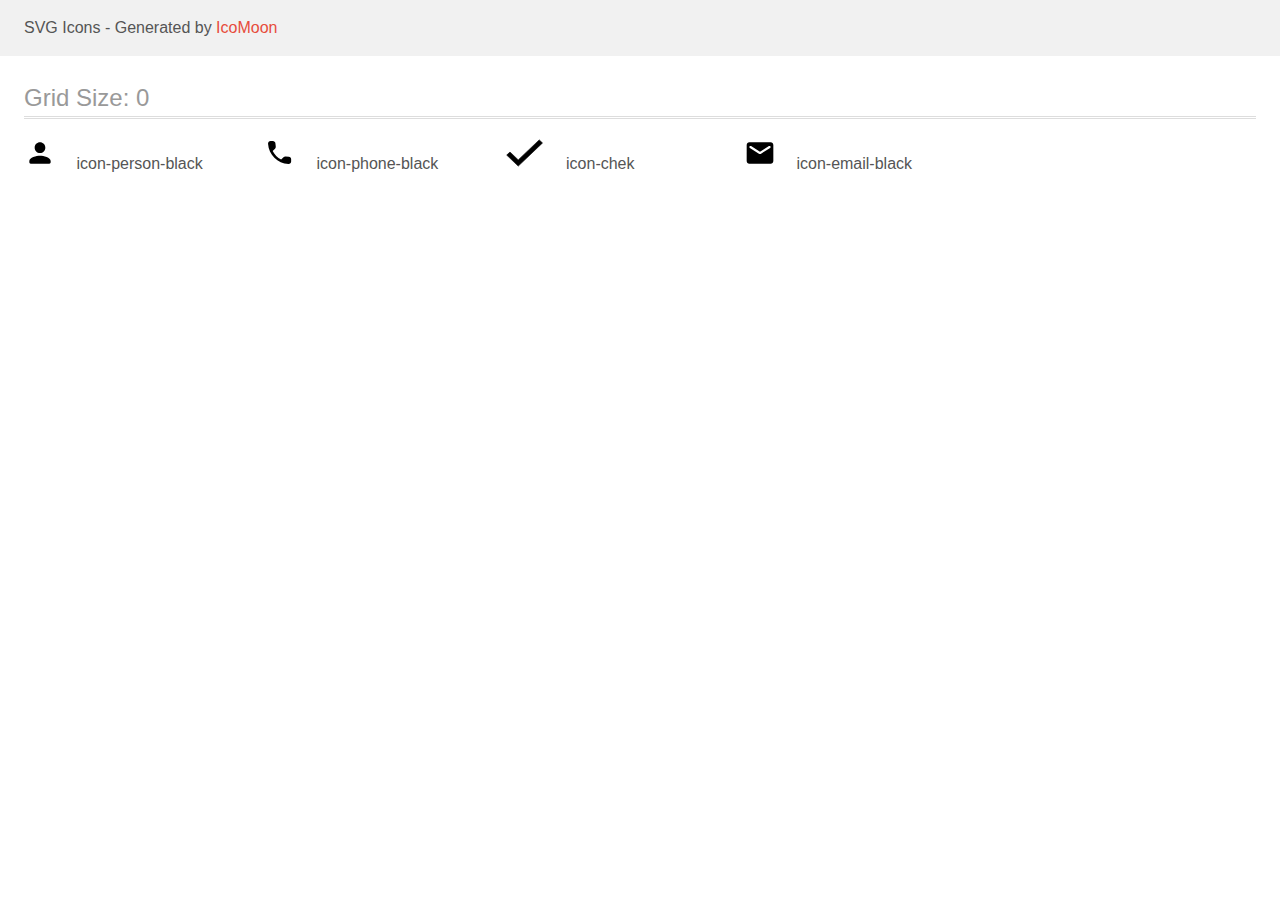
<file: icons/optimize/icomoon/demo.html>
<!doctype html>
<html>
<head>
    <title>IcoMoon - SVG Icons</title>
    <meta charset="utf-8">
    <meta name="viewport" content="width=device-width, initial-scale=1">
    <link rel="stylesheet" href="demo-files/demo.css">
    <link rel="stylesheet" href="style.css">
</head>
<body>
<svg aria-hidden="true" style="position: absolute; width: 0; height: 0; overflow: hidden;" version="1.1" xmlns="http://www.w3.org/2000/svg" xmlns:xlink="http://www.w3.org/1999/xlink">
<defs>
<symbol id="icon-person-black" viewBox="0 0 32 32">
<path d="M16 16c2.947 0 5.333-2.387 5.333-5.333s-2.387-5.333-5.333-5.333c-2.947 0-5.333 2.387-5.333 5.333s2.387 5.333 5.333 5.333zM16 18.667c-3.56 0-10.667 1.787-10.667 5.333v1.333c0 0.733 0.6 1.333 1.333 1.333h18.667c0.733 0 1.333-0.6 1.333-1.333v-1.333c0-3.547-7.107-5.333-10.667-5.333z"></path>
</symbol>
<symbol id="icon-phone-black" viewBox="0 0 32 32">
<path d="M24.882 19.773l-3.268-0.373c-0.785-0.090-1.557 0.18-2.11 0.733l-2.367 2.367c-3.641-1.853-6.626-4.825-8.478-8.478l2.38-2.38c0.553-0.553 0.823-1.325 0.733-2.11l-0.373-3.242c-0.154-1.299-1.248-2.277-2.56-2.277h-2.226c-1.454 0-2.663 1.209-2.573 2.663 0.682 10.987 9.469 19.761 20.443 20.443 1.454 0.090 2.663-1.119 2.663-2.573v-2.226c0.013-1.3-0.965-2.393-2.264-2.547z"></path>
</symbol>
<symbol id="icon-chek" viewBox="0 0 42 32">
<path stroke-linejoin="miter" stroke-linecap="butt" stroke-miterlimit="4" stroke-width="0.64" d="M6.263 15.205l-0.22-0.21-3.307 3.132 11.651 11.114 24.477-23.351-3.285-3.134-21.192 20.197-8.124-7.75z"></path>
</symbol>
<symbol id="icon-email-black" viewBox="0 0 32 32">
<path d="M26.667 5.333h-21.333c-1.467 0-2.653 1.2-2.653 2.667l-0.013 16c0 1.467 1.2 2.667 2.667 2.667h21.333c1.467 0 2.667-1.2 2.667-2.667v-16c0-1.467-1.2-2.667-2.667-2.667zM26.133 11l-9.427 5.893c-0.427 0.267-0.987 0.267-1.413 0l-9.427-5.893c-0.333-0.213-0.533-0.573-0.533-0.96 0-0.893 0.973-1.427 1.733-0.96l8.933 5.587 8.933-5.587c0.76-0.467 1.733 0.067 1.733 0.96 0 0.387-0.2 0.747-0.533 0.96z"></path>
</symbol>
</defs>
</svg>

<header class="bgc1 clearfix">
<div class="mhl">
    <p>SVG Icons - Generated by <a href="https://icomoon.io/app">IcoMoon</a></p>
</div>
</header>
    <div class="clearfix mhl ptl">
        <h1 class="mvm mtn fgc1">Grid Size: 0</h1>
        <div class="glyph fs1">
            <div class="clearfix pbs">
                <svg class="icon icon-person-black"><use xlink:href="#icon-person-black"></use></svg><span class="name"> icon-person-black</span>
            </div>
        </div>
        <div class="glyph fs1">
            <div class="clearfix pbs">
                <svg class="icon icon-phone-black"><use xlink:href="#icon-phone-black"></use></svg><span class="name"> icon-phone-black</span>
            </div>
        </div>
        <div class="glyph fs1">
            <div class="clearfix pbs">
                <svg class="icon icon-chek"><use xlink:href="#icon-chek"></use></svg><span class="name"> icon-chek</span>
            </div>
        </div>
        <div class="glyph fs1">
            <div class="clearfix pbs">
                <svg class="icon icon-email-black"><use xlink:href="#icon-email-black"></use></svg><span class="name"> icon-email-black</span>
            </div>
        </div>
  </div>
<script defer src="svgxuse.js"></script>
</body>
</html>
</file>
<file: icons/optimize/check/demo-files/demo.css>
body {
  padding: 0;
  margin: 0;
  font-family: sans-serif;
  font-size: 1em;
  line-height: 1.5;
  color: #555;
  background: #fff;
}
h1 {
  font-size: 1.5em;
  font-weight: normal;
  box-shadow: 0 1px #ddd, 0 2px #fff, 0 3px #ddd;
}
small {
  font-size: .66666667em;
}
a {
  color: #e74c3c;
  text-decoration: none;
}
a:hover, a:focus {
  box-shadow: 0 1px #e74c3c;
}
.bshadow0, input {
  box-shadow: inset 0 -2px #e7e7e7;
}
input:hover {
  box-shadow: inset 0 -2px #ccc;
}
input, fieldset {
  font-size: 1em;
  margin: 0;
  padding: 0;
  border: 0;
}
input {
  color: inherit;
  line-height: 1.5;
  height: 1.5em;
  padding: .25em 0;
}
input:focus {
  outline: none;
  box-shadow: inset 0 -2px #449fdb;
}
.glyph {
  font-size: 16px;
  margin-right: 1.5em;
  float: left;
  width: 17em;
}
svg {
  color: #000;
}
.liga {
  width: 80%;
  width: calc(100% - 2.5em);
}
.talign-right {
  text-align: right;
}
.talign-center {
  text-align: center;
}
.bgc1 {
  background: #f1f1f1;
}
.fgc0 {
  color: #000;
}
.fgc1 {
  color: #999;
}
p {
  margin-top: 1em;
  margin-bottom: 1em;
}
.mvm {
  margin-top: .75em;
  margin-bottom: .75em;
}
.mtn {
  margin-top: 0;
}
.mtl, .mal {
  margin-top: 1.5em;
}
.mbl, .mal {
  margin-bottom: 1.5em;
}
.mal, .mhl {
  margin-left: 1.5em;
  margin-right: 1.5em;
}
.mhmm {
  margin-left: 1em;
  margin-right: 1em;
}
.ptl {
  padding-top: 1.5em;
}
.pbs, .pvs {
  padding-bottom: .25em;
}
.pvs, .pts {
  padding-top: .25em;
}
.unit {
  float: left;
}
.unitRight {
  float: right;
}
.size1of2 {
  width: 50%;
}
.size1of1 {
  width: 100%;
}
.clearfix:before, .clearfix:after {
  content: " ";
  display: table;
}
.clearfix:after {
  clear: both;
}
.hidden-true {
  display: none;
}
.textbox0 {
  width: 3em;
  background: #f1f1f1;
  padding: .25em .5em;
  line-height: 1.5;
  height: 1.5em;
}
.fs0 {
  font-size: 16px;
}
.fs1 {
  font-size: 32px;
}
.name {
  margin-left: .25em;
}
</file>
<file: icons/optimize/check/style.css>
.icon {
  display: inline-block;
  width: 1em;
  height: 1em;
  stroke-width: 0;
  stroke: currentColor;
  fill: currentColor;
}

/* ==========================================
Single-colored icons can be modified like so:
.icon-name {
  font-size: 32px;
  color: red;
}
========================================== */

.icon-chek {
  width: 1.2998046875em;
}
</file>
<file: icons/optimize/icomoon/demo-files/demo.css>
body {
  padding: 0;
  margin: 0;
  font-family: sans-serif;
  font-size: 1em;
  line-height: 1.5;
  color: #555;
  background: #fff;
}
h1 {
  font-size: 1.5em;
  font-weight: normal;
  box-shadow: 0 1px #ddd, 0 2px #fff, 0 3px #ddd;
}
small {
  font-size: .66666667em;
}
a {
  color: #e74c3c;
  text-decoration: none;
}
a:hover, a:focus {
  box-shadow: 0 1px #e74c3c;
}
.bshadow0, input {
  box-shadow: inset 0 -2px #e7e7e7;
}
input:hover {
  box-shadow: inset 0 -2px #ccc;
}
input, fieldset {
  font-size: 1em;
  margin: 0;
  padding: 0;
  border: 0;
}
input {
  color: inherit;
  line-height: 1.5;
  height: 1.5em;
  padding: .25em 0;
}
input:focus {
  outline: none;
  box-shadow: inset 0 -2px #449fdb;
}
.glyph {
  font-size: 16px;
  margin-right: 1.5em;
  float: left;
  width: 6em;
}
svg {
  color: #000;
}
.liga {
  width: 80%;
  width: calc(100% - 2.5em);
}
.talign-right {
  text-align: right;
}
.talign-center {
  text-align: center;
}
.bgc1 {
  background: #f1f1f1;
}
.fgc0 {
  color: #000;
}
.fgc1 {
  color: #999;
}
p {
  margin-top: 1em;
  margin-bottom: 1em;
}
.mvm {
  margin-top: .75em;
  margin-bottom: .75em;
}
.mtn {
  margin-top: 0;
}
.mtl, .mal {
  margin-top: 1.5em;
}
.mbl, .mal {
  margin-bottom: 1.5em;
}
.mal, .mhl {
  margin-left: 1.5em;
  margin-right: 1.5em;
}
.mhmm {
  margin-left: 1em;
  margin-right: 1em;
}
.ptl {
  padding-top: 1.5em;
}
.pbs, .pvs {
  padding-bottom: .25em;
}
.pvs, .pts {
  padding-top: .25em;
}
.unit {
  float: left;
}
.unitRight {
  float: right;
}
.size1of2 {
  width: 50%;
}
.size1of1 {
  width: 100%;
}
.clearfix:before, .clearfix:after {
  content: " ";
  display: table;
}
.clearfix:after {
  clear: both;
}
.hidden-true {
  display: none;
}
.textbox0 {
  width: 3em;
  background: #f1f1f1;
  padding: .25em .5em;
  line-height: 1.5;
  height: 1.5em;
}
.fs0 {
  font-size: 16px;
}
.fs1 {
  font-size: 32px;
}
.name {
  font-size: 0.5em;
  margin-left: 1em;
}
</file>
<file: icons/optimize/icomoon/style.css>
.icon {
  display: inline-block;
  width: 1em;
  height: 1em;
  stroke-width: 0;
  stroke: currentColor;
  fill: currentColor;
}

/* ==========================================
Single-colored icons can be modified like so:
.icon-name {
  font-size: 32px;
  color: red;
}
========================================== */

.icon-chek {
  width: 1.2998046875em;
}
</file>
<file: css/main.min.css>
:root{--primary-text-color: #757575;--title-text-color: #212121;--select-text-color: #2196f3;--addr-color-tel-mail: rgba(255, 255, 255, 0.6);--addr-color-city: #ffffff;--footer-bg-color: #2f303a;--second-color-logo-footer: #ffffff;--button-bg-color: #f5f4fa;--button-text-color: #212121;--button-select-color: #2196f3;--button-select-text-color: #ffffff;--bg-team-section-color: #f5f4fa}/*! modern-normalize v1.1.0 | MIT License | https://github.com/sindresorhus/modern-normalize */*,::before,::after{box-sizing:border-box}html{line-height:1.15;-webkit-text-size-adjust:100%;-moz-tab-size:4;tab-size:4}body{margin:0;font-family:system-ui,-apple-system,"Segoe UI",Roboto,Helvetica,Arial,sans-serif,"Apple Color Emoji","Segoe UI Emoji"}hr{height:0;color:inherit}abbr[title]{text-decoration:underline dotted}b,strong{font-weight:bolder}code,kbd,samp,pre{font-family:ui-monospace,SFMono-Regular,Consolas,"Liberation Mono",Menlo,monospace;font-size:1em}small{font-size:80%}sub,sup{font-size:75%;line-height:0;position:relative;vertical-align:baseline}sub{bottom:-0.25em}sup{top:-0.5em}table{text-indent:0;border-color:inherit}button,input,optgroup,select,textarea{font-family:inherit;font-size:100%;line-height:1.15;margin:0}button,select{text-transform:none}button,[type=button],[type=reset],[type=submit]{-webkit-appearance:button}::-moz-focus-inner{border-style:none;padding:0}:-moz-focusring{outline:1px dotted ButtonText}:-moz-ui-invalid{box-shadow:none}legend{padding:0}progress{vertical-align:baseline}::-webkit-inner-spin-button,::-webkit-outer-spin-button{height:auto}[type=search]{-webkit-appearance:textfield;outline-offset:-2px}::-webkit-search-decoration{-webkit-appearance:none}::-webkit-file-upload-button{-webkit-appearance:button;font:inherit}summary{display:list-item}ul{list-style:none;padding:0;margin:0}a{text-decoration:none;color:inherit}h1,h2,h3,h4,h5,h6{margin:0}p{margin:0}address{font-style:normal}button{font-family:inherit;padding:0;margin:0}img{display:block;max-width:100%;height:auto}.visually-hidden{position:absolute;white-space:nowrap;width:1px;height:1px;overflow:hidden;border:0;padding:0;clip:rect(0 0 0 0);clip-path:inset(50%);margin:-1px}.container{max-width:480px;width:100%;height:100%;padding-left:15px;padding-right:15px;margin-left:auto;margin-right:auto}@media screen and (min-width: 767.98px){.container{max-width:768px}}@media screen and (min-width: 1199.98px){.container{max-width:1200px}}.page{color:var(--primary-text-color);background-color:#f5f5f5;font-family:Roboto,sans-serif;letter-spacing:.03em}.page.portfolio{background-color:#fff}.logo{display:block;color:var(--title-text-color);font-weight:700;font-size:24px;line-height:1.17;font-family:Raleway,sans-serif}@media screen and (min-width: 1199.98px){.logo{font-size:26px;line-height:1.2}}.logo-first{color:var(--select-text-color)}.footer .logo{margin-bottom:20px;color:var(--second-color-logo-footer)}.page__header{color:var(--title-text-color);background-color:var(--button-select-text-color);border:rgba(0,0,0,0);border-bottom:1px solid #ececec}body.scroll-loc{overflow:hidden}.mobile-container{display:flex;padding:15px;align-items:center;justify-content:space-between;position:relative}@media screen and (min-width: 767.98px){.mobile-container{display:none}}.mobile-container .mobile-menu-box{position:fixed;padding:48px 40px;z-index:9;display:none;overflow:auto;width:100vw;height:100vh;top:0;left:0;flex-direction:column;justify-content:space-between;background-color:#fff}.mobile-container .mobile-menu-box.is-open{display:flex}.mobile-container .mobile-site-nav{display:block;text-align:left}.mobile-container .mobile-site-nav__link{display:block;padding-bottom:32px;color:var(--title-text-color);font-weight:500;font-size:40px;line-height:1.18;letter-spacing:.02em;color:#212121}.mobile-container .mobile-site-nav__link.current{color:var(--select-text-color)}.mobile-container .mobile-site-nav__link:hover,.mobile-container .mobile-site-nav__link:focus{color:var(--select-text-color)}.mobile-container .mobile-auth-nav{display:block;margin-bottom:64px}.mobile-container .mobile-auth-nav .auth-nav__item:not(:last-child){margin-bottom:32px}.mobile-container .mobile-auth-nav .auth-nav__mail{display:flex;font-weight:500;font-size:24px;line-height:28px;letter-spacing:.02em;color:#757575}.mobile-container .mobile-auth-nav .auth-nav__phone{display:flex;font-weight:500;font-size:34px;line-height:1.18;letter-spacing:.02em;color:#2196f3}.mobile-container .mobile-social{display:flex}.mobile-container .mobile-social .mobile-social__link{font-weight:500;font-size:18px;line-height:1.22;letter-spacing:.02em;color:#2196f3}.mobile-container .mobile-social .mobile-social__st{margin-left:10px;margin-right:10px;color:rgba(33,33,33,.2)}.burger-button{display:inline-flex;z-index:10;position:absolute;right:15px;top:10px;margin:0px;padding:0px;border:none;background-color:rgba(0,0,0,0);fill:#000;cursor:pointer}.burger-button .icon-cross{display:none;fill:#000}.burger-button.is-open .icon-cross{display:block;fill:#000}.burger-button.is-open .icon-burger{display:none;fill:#000}.burger-button:hover,.burger-button:focus{fill:var(--select-text-color)}.menu-desktop{display:none;align-items:center;justify-content:space-between}@media screen and (min-width: 767.98px){.menu-desktop{display:flex}}.menu-desktop .menu-deskop--justify{display:flex;align-items:center;justify-content:space-between}.menu-desktop .site-nav{display:flex;margin-left:92px}@media screen and (max-width: 767.98px){.menu-desktop .site-nav{display:none}}.menu-desktop .site-nav__item:not(:last-child){margin-right:50px}.menu-desktop .site-nav__link{position:relative;display:block;padding:32px 0;color:var(--title-text-color);font-weight:500;font-size:14px;line-height:1.14;letter-spacing:.02em;transition:color 250ms cubic-bezier(0.4, 0, 0.2, 1)}.menu-desktop .site-nav__link.current{color:var(--select-text-color)}.menu-desktop .site-nav__link.current::after{content:"";position:absolute;left:0;bottom:0;display:block;width:100%;height:4px;background:var(--button-select-color);border-radius:2px;opacity:1;transition:opacity 250ms cubic-bezier(0.4, 0, 0.2, 1)}.menu-desktop .site-nav__link:hover,.menu-desktop .site-nav__link:focus{color:var(--select-text-color)}.menu-desktop .auth-nav{display:block}@media screen and (max-width: 767.98px){.menu-desktop .auth-nav{display:none}}@media screen and (min-width: 1199.98px){.menu-desktop .auth-nav{display:flex}}.menu-desktop .auth-nav__item:not(:last-child){margin-right:0px;margin-bottom:10px}@media screen and (min-width: 1199.98px){.menu-desktop .auth-nav__item:not(:last-child){margin-right:50px;margin-bottom:0px}}.main-nav{position:relative}.auth-nav__link{display:flex;color:var(--primary-text-color);font-weight:500;font-size:12px;line-height:1.17;letter-spacing:.02em;transition:color 250ms cubic-bezier(0.4, 0, 0.2, 1)}@media screen and (min-width: 1199.98px){.auth-nav__link{font-size:14px;line-height:1.14}}.auth-nav__link:hover,.auth-nav__link:focus{color:var(--select-text-color);fill:var(--select-text-color)}.auth-nav__svg{margin-right:10px;margin-top:auto;margin-bottom:auto;transition:fill 250ms cubic-bezier(0.4, 0, 0.2, 1)}.section{background-color:var(--button-select-text-color)}@media screen and (min-width: 320px){.section{padding-top:60px;padding-bottom:60px}}@media screen and (min-width: 1199.98px){.section{padding-top:94px;padding-bottom:94px}}.section--padd-minus{display:none}@media screen and (min-width: 1199.98px){.section--padd-minus{display:block;padding-top:0}}.section__title{margin-bottom:30px;font-weight:700;font-size:28px;line-height:1.17;text-align:center}@media screen and (min-width: 1199.98px){.section__title{font-size:36px;margin-bottom:50px}}.container--padd-minus{padding-top:0px}.section h1,.section h2,.section h3{color:var(--title-text-color)}.hero_section{text-align:center;padding-top:118px;padding-bottom:118px;max-width:768px;max-height:400px;max-width:100%;background-repeat:no-repeat;background-size:cover;background-position:center;background-image:linear-gradient(to right, rgba(47, 48, 58, 0.4), rgba(47, 48, 58, 0.4)),url("../images/header/Header-480.jpg")}@media(min-device-pixel-ratio: 2),(-webkit-min-device-pixel-ratio: 2),(min-resolution: 192dpi),(min-resolution: 2dppx){.hero_section{background-image:linear-gradient(to right, rgba(47, 48, 58, 0.4), rgba(47, 48, 58, 0.4)),url("../images/header/Header-480@2x.jpg")}}@media screen and (min-width: 767.98px){.hero_section{background-image:linear-gradient(to right, rgba(47, 48, 58, 0.4), rgba(47, 48, 58, 0.4)),url("../images/header/Header-768.jpg")}}@media screen and (min-width: 767.98px)and (min-device-pixel-ratio: 2),screen and (min-width: 767.98px)and (-webkit-min-device-pixel-ratio: 2),screen and (min-width: 767.98px)and (min-resolution: 192dpi),screen and (min-width: 767.98px)and (min-resolution: 2dppx){.hero_section{background-image:linear-gradient(to right, rgba(47, 48, 58, 0.4), rgba(47, 48, 58, 0.4)),url("../images/header/Header-768@2x.jpg")}}@media screen and (min-width: 1199.98px){.hero_section{max-height:600px;padding-top:200px;padding-bottom:200px;background-image:linear-gradient(to right, rgba(47, 48, 58, 0.4), rgba(47, 48, 58, 0.4)),url("../images/header/Header-1200.jpg")}}@media screen and (min-width: 1199.98px)and (min-device-pixel-ratio: 2),screen and (min-width: 1199.98px)and (-webkit-min-device-pixel-ratio: 2),screen and (min-width: 1199.98px)and (min-resolution: 192dpi),screen and (min-width: 1199.98px)and (min-resolution: 2dppx){.hero_section{background-image:linear-gradient(to right, rgba(47, 48, 58, 0.4), rgba(47, 48, 58, 0.4)),url("../images/header/Header-1200@2x.jpg")}}@media(min-device-pixel-ratio: 2),(-webkit-min-device-pixel-ratio: 2),(min-resolution: 192dpi),(min-resolution: 2dppx){.box{background-image:url("photo@2x.png")}}.hero__title{max-width:360px;margin-right:auto;margin-left:auto;margin-bottom:30px;font-weight:900;font-size:26px;line-height:1.62;text-align:center;letter-spacing:.06em;text-transform:uppercase;color:var(--button-select-text-color)}@media screen and (min-width: 1199.98px){.hero__title{font-size:44px;line-height:1.36;max-width:696px}}.hero__button{border-radius:4px;border:none;padding:10px 32px;min-width:200px;color:var(--button-select-text-color);background-color:var(--button-select-color);font-size:16px;font-weight:700;line-height:1.88;letter-spacing:.06em;cursor:pointer}@media screen and (min-width: 1199.98px){.hero__button{min-width:216px}}.feauture-list{display:flex;flex-wrap:wrap;gap:30px}@media screen and (min-width: 479.98px){.feauture-list__item{width:450px}}@media screen and (min-width: 767.98px){.feauture-list__item{width:354px}}@media screen and (min-width: 1199.98px){.feauture-list__item{width:270px}}.feauture-list__title{font-weight:700;font-size:14px;line-height:1.14;text-transform:uppercase}@media screen and (min-width: 320px){.feauture-list__title{margin-bottom:10px;text-align:center}}@media screen and (min-width: 767.98px){.feauture-list__title{text-align:left}}.feauture-list__text{font-weight:400;line-height:1.71;font-size:14px}.feauture__icon-box{display:flex;height:120px;background-color:#f5f4fa;justify-content:center;border-radius:4px;margin-bottom:30px}@media screen and (min-width: 479.98px){.feauture__icon-box{width:450px}}@media screen and (min-width: 767.98px){.feauture__icon-box{width:354px}}@media screen and (min-width: 1199.98px){.feauture__icon-box{width:270px}}.feauture__icon{display:inline-block;height:70px;width:70px;margin-top:auto;margin-bottom:auto}.work-list{display:flex;flex-wrap:wrap}.work-list__item{position:relative}.work-list__item:not(:last-child){margin-right:30px}.work-list .shadow-box{position:absolute;display:block;bottom:0;padding-top:25px;width:370px;height:70px;justify-content:center;letter-spacing:.03em;background:rgba(47,48,58,.8)}.work-list .work__title{font-weight:700;font-size:14px;line-height:16px;letter-spacing:.03em;text-align:center;text-transform:uppercase;color:#fff}.team{background-color:var(--bg-team-section-color)}.team-list{display:flex;flex-wrap:wrap;gap:30px}.team-list__item{background-color:var(--button-select-text-color);box-shadow:0px 1px 3px rgba(0,0,0,.12),0px 1px 1px rgba(0,0,0,.14),0px 2px 1px rgba(0,0,0,.2);border-radius:0px 0px 4px 4px}.team-list .team__picture{width:100%;height:auto}@media screen and (min-width: 479.98px){.team-list .team__picture{max-width:450px}}@media screen and (min-width: 767.98px){.team-list .team__picture{max-width:354px}}@media screen and (min-width: 1199.98px){.team-list .team__picture{max-width:270px}}.team-list .team__card{display:block}@media screen and (min-width: 479.98px){.team-list .team__card{padding:30px 122px 24px 122px}}@media screen and (min-width: 767.98px){.team-list .team__card{padding:30px 74px 24px 74px}}@media screen and (min-width: 1199.98px){.team-list .team__card{padding:30px 32px}}.team-list .team__title{margin-bottom:10px;font-weight:500;font-size:16px;line-height:1.2;text-align:center}.team-list .team__text{font-weight:400;text-align:center;font-size:16px;line-height:1.2;margin-bottom:16px}.social{display:block;min-width:206px}@media screen and (min-width: 1199.98px){.social{margin-bottom:0px}}.social__svg{width:20px;height:20px}.social__list{display:flex;justify-content:center}@media screen and (min-width: 1199.98px){.social__list{justify-content:left;margin-left:0px}}.social__list .item{display:flex}.social__list .item:not(:last-child){margin-right:10px}.social__list .social__link{display:flex;width:44px;height:44px;border-radius:50%;justify-content:center;align-items:center;box-shadow:none;fill:#afb1b8;transition:background-color 250ms cubic-bezier(0.4, 0, 0.2, 1),fill 250ms cubic-bezier(0.4, 0, 0.2, 1)}.social__list .social__link:hover,.social__list .social__link:focus{background:var(--select-text-color);fill:var(--button-select-text-color)}.client__list{display:flex;flex-wrap:wrap;gap:30px}.client__list .client__link{display:flex;justify-content:center;align-content:center;height:92px;border:1px solid #afb1b8;border-radius:4px;fill:#afb1b8;transition:border-color 250ms cubic-bezier(0.4, 0, 0.2, 1),fill 250ms cubic-bezier(0.4, 0, 0.2, 1)}@media screen and (min-width: 479.98px){.client__list .client__link{width:210px}}@media screen and (min-width: 767.98px){.client__list .client__link{width:226px}}@media screen and (min-width: 1199.98px){.client__list .client__link{width:170px}}.client__list .client__link:hover,.client__list .client__link:focus{border:1px solid var(--select-text-color);fill:var(--select-text-color)}.client__list .client__svg{display:inline-block;width:106px;height:60px;margin-top:auto;margin-bottom:auto}.backdrop{position:fixed;top:0;left:0;width:100%;height:100%;background:rgba(0,0,0,.2);opacity:1;transition:transform 250ms cubic-bezier(0.4, 0, 0.2, 1),opacity 250ms cubic-bezier(0.4, 0, 0.2, 1);transform:scale(1)}.backdrop.is-hidden{opacity:0;pointer-events:none;transform:scale(0)}.button__close{position:absolute;top:8px;right:8px;padding:6px;display:flex;width:30px;height:30px;background:#fff;border-radius:50%;border:1px solid rgba(0,0,0,.1)}.svg__close{display:inline-block;width:18px;height:18px;fill:#000;transition:fill 250ms cubic-bezier(0.4, 0, 0.2, 1)}.button__close:hover .svg__close,.button__close:focus .svg__close{fill:var(--button-select-color);cursor:pointer}.modal{min-width:450px;min-height:609px;background:#fff;padding:40px 40px;display:flex;flex-direction:column;position:absolute;top:50%;left:50%;transform:translate(-50%, -50%);box-shadow:0px 1px 3px rgba(0,0,0,.12),0px 1px 1px rgba(0,0,0,.14),0px 2px 1px rgba(0,0,0,.2);border-radius:4px}@media screen and (min-width: 1199.98px){.modal{min-width:528px;min-height:581px}}.modal__group{position:relative;margin-bottom:10px}.modal__title{margin-bottom:12px;font-weight:700;font-size:20px;line-height:1.15;text-align:center;letter-spacing:.03em;color:#212121}.modal__label{display:block;margin-bottom:10px;font-weight:400;font-size:12px;line-height:1.17;letter-spacing:.01em;color:#757575}.modal__label:last-child{margin-bottom:0}.modal__input,.modal__textarea{margin-top:4px;border:1px solid rgba(33,33,33,.2);border-radius:4px;width:100%;transition:border-color 250ms cubic-bezier(0.4, 0, 0.2, 1)}.modal__input{margin-bottom:10px;padding:11px 12px 11px 42px;outline:rgba(0,0,0,0)}.modal__input:focus,.modal__input:hover{border-color:var(--button-select-color);cursor:pointer}.modal__textarea{padding:11px 16px;height:120px;resize:none;outline:rgba(0,0,0,0)}.modal__textarea::placeholder{font-weight:400;font-size:12px;line-height:1.17;letter-spacing:.01em;color:#757575}.modal__textarea:focus,.modal__textarea:hover{border-color:var(--button-select-color);cursor:pointer}.icon__form{position:absolute;top:50%;left:12px;fill:#000;transition:fill 250ms cubic-bezier(0.4, 0, 0.2, 1)}.modal__input:focus+.icon__form,.modal__input:hover+.icon__form{fill:var(--button-select-color)}.checked__button{display:block;margin-left:auto;margin-right:auto;margin-top:20px;width:200px;height:50px;background:var(--button-select-color);box-shadow:0px 4px 4px rgba(0,0,0,.15);border-color:var(--button-select-color);border-radius:4px;font-size:16px;line-height:1.88;letter-spacing:.06em;color:var(--addr-color-city)}.checked__button:hover,.checked__button:focus{cursor:pointer}.checked__form{display:flex;align-items:center;justify-content:center;margin-top:20px}.checked__label{display:flex;align-items:center;font-weight:400;font-size:12px;line-height:1.17;letter-spacing:.03em;color:#757575}@media screen and (min-width: 1199.98px){.checked__label{font-size:14px;line-height:1.71}}.checked__licens{font-weight:400;font-size:12px;line-height:1.17;letter-spacing:.03em;text-decoration:underline;color:var(--select-text-color)}@media screen and (min-width: 1199.98px){.checked__licens{font-size:14px;line-height:1.71}}.checked__input{display:inline-block;-webkit-appearance:none;-moz-appearance:none;-ms-appearance:none;appearance:none;position:absolute}.checked__svg{display:inline-block;margin-right:7px;width:18px;height:18px;fill:var(--addr-color-city);background-color:var(--addr-color-city);border:2px solid var(--primary-text-color);border-radius:4px;transition:fill 250ms cubic-bezier(0.4, 0, 0.2, 1),background-color 250ms cubic-bezier(0.4, 0, 0.2, 1)}.checked__input:checked+.checked__svg{fill:var(--addr-color-city);background-color:var(--button-select-color);border:2px solid var(--button-select-color);background-color:var(--button-select-color);border:2px solid var(--button-select-color)}.footer{background-color:var(--footer-bg-color);padding-top:60px;padding-bottom:60px}.footer__block{display:block;text-align:center}@media screen and (min-width: 1199.98px){.footer__block{display:flex;align-items:center;justify-content:space-between;text-align:left}}.footer__tablet{display:block;text-align:center}@media screen and (min-width: 767.98px){.footer__tablet{display:flex;justify-content:space-between;text-align:center}}@media screen and (min-width: 1199.98px){.footer__tablet{display:flex;align-items:center;justify-content:space-between;text-align:left}}.footer .social__title{margin-bottom:20px;font-style:normal;font-weight:700;font-size:14px;line-height:1.14;letter-spacing:.03em;text-transform:uppercase;color:var(--addr-color-city);text-align:center}@media screen and (min-width: 1199.98px){.footer .social__title{text-align:left}}.footer .social__link{display:flex;width:44px;height:44px;background:rgba(255,255,255,.1);border-radius:50%;box-shadow:none;justify-content:center;align-items:center;fill:#fff;transition:background-color 250ms cubic-bezier(0.4, 0, 0.2, 1)}.footer .social__link:hover,.footer .social__link:focus{background:var(--select-text-color)}.footer .addr{font-style:normal;font-weight:400;font-size:14px;line-height:1.71;color:var(--addr-color-tel-mail);letter-spacing:.03em;transition:color 250ms cubic-bezier(0.4, 0, 0.2, 1);margin-bottom:60px;margin-right:0px}.footer .addr__list .item:not(:last-child){margin-bottom:8px}@media screen and (min-width: 767.98px){.footer .addr{margin-bottom:0px}}@media screen and (min-width: 1199.98px){.footer .addr{margin-bottom:0px;margin-right:70px}}.footer .addr__mail-tel:hover,.footer .addr__mail-tel:focus{color:var(--select-text-color)}.footer .addr__city{color:var(--addr-color-city);background:#2f303a}.footer .addr__city:hover,.footer .addr__city:focus{color:var(--select-text-color)}.footer .subsc{display:block;margin-top:60px}@media screen and (min-width: 1199.98px){.footer .subsc{margin-top:0px}}.footer .subsc__title{font-weight:700;font-size:14px;line-height:1.14;letter-spacing:.03em;text-transform:uppercase;text-align:center;color:#fff}@media screen and (min-width: 1199.98px){.footer .subsc__title{text-align:left}}.footer .subsc__box{display:block;margin-top:20px}@media screen and (min-width: 1199.98px){.footer .subsc__box{display:flex}}.footer .subsc__input{margin:0;padding:15px 16px;max-width:450px;width:100%;margin-bottom:20px;margin-right:auto;border:1px solid rgba(255,255,255,.3);border-radius:4px;filter:drop-shadow(0px 4px 4px rgba(0, 0, 0, 0.15));background-color:var(--footer-bg-color);color:var(--addr-color-city);transition:border-color 250ms cubic-bezier(0.4, 0, 0.2, 1)}@media screen and (min-width: 1199.98px){.footer .subsc__input{min-width:358px;margin-bottom:0px}}.footer .subsc__input:hover,.footer .subsc__input:focus{border-color:var(--button-select-color)}.footer .subsc__button{display:flex;align-items:center;justify-content:center;margin-left:auto;margin-right:auto;min-width:200px;min-height:50px;font-weight:700;font-size:16px;line-height:1.88;letter-spacing:.06em;color:#fff;background:#2196f3;box-shadow:0px 4px 4px rgba(0,0,0,.15);border-radius:4px;border-color:var(--button-select-color)}@media screen and (min-width: 1199.98px){.footer .subsc__button{margin-left:12px;margin-right:0px}}.footer .subsc__button-svg{margin-left:10px;width:24px;height:24px;fill:var(--addr-color-city)}/*# sourceMappingURL=main.min.css.map */
</file>
<file: css/portfolio.min.css>
:root{--primary-text-color: #757575;--title-text-color: #212121;--select-text-color: #2196f3;--addr-color-tel-mail: rgba(255, 255, 255, 0.6);--addr-color-city: #ffffff;--footer-bg-color: #2f303a;--second-color-logo-footer: #ffffff;--button-bg-color: #f5f4fa;--button-text-color: #212121;--button-select-color: #2196f3;--button-select-text-color: #ffffff;--bg-team-section-color: #f5f4fa}/*! modern-normalize v1.1.0 | MIT License | https://github.com/sindresorhus/modern-normalize */*,::before,::after{box-sizing:border-box}html{line-height:1.15;-webkit-text-size-adjust:100%;-moz-tab-size:4;tab-size:4}body{margin:0;font-family:system-ui,-apple-system,"Segoe UI",Roboto,Helvetica,Arial,sans-serif,"Apple Color Emoji","Segoe UI Emoji"}hr{height:0;color:inherit}abbr[title]{text-decoration:underline dotted}b,strong{font-weight:bolder}code,kbd,samp,pre{font-family:ui-monospace,SFMono-Regular,Consolas,"Liberation Mono",Menlo,monospace;font-size:1em}small{font-size:80%}sub,sup{font-size:75%;line-height:0;position:relative;vertical-align:baseline}sub{bottom:-0.25em}sup{top:-0.5em}table{text-indent:0;border-color:inherit}button,input,optgroup,select,textarea{font-family:inherit;font-size:100%;line-height:1.15;margin:0}button,select{text-transform:none}button,[type=button],[type=reset],[type=submit]{-webkit-appearance:button}::-moz-focus-inner{border-style:none;padding:0}:-moz-focusring{outline:1px dotted ButtonText}:-moz-ui-invalid{box-shadow:none}legend{padding:0}progress{vertical-align:baseline}::-webkit-inner-spin-button,::-webkit-outer-spin-button{height:auto}[type=search]{-webkit-appearance:textfield;outline-offset:-2px}::-webkit-search-decoration{-webkit-appearance:none}::-webkit-file-upload-button{-webkit-appearance:button;font:inherit}summary{display:list-item}ul{list-style:none;padding:0;margin:0}a{text-decoration:none;color:inherit}h1,h2,h3,h4,h5,h6{margin:0}p{margin:0}address{font-style:normal}button{font-family:inherit;padding:0;margin:0}img{display:block;max-width:100%;height:auto}.visually-hidden{position:absolute;white-space:nowrap;width:1px;height:1px;overflow:hidden;border:0;padding:0;clip:rect(0 0 0 0);clip-path:inset(50%);margin:-1px}.container{max-width:480px;width:100%;height:100%;padding-left:15px;padding-right:15px;margin-left:auto;margin-right:auto}@media screen and (min-width: 767.98px){.container{max-width:768px}}@media screen and (min-width: 1199.98px){.container{max-width:1200px}}.page{color:var(--primary-text-color);background-color:#f5f5f5;font-family:Roboto,sans-serif;letter-spacing:.03em}.page.portfolio{background-color:#fff}.logo{display:block;color:var(--title-text-color);font-weight:700;font-size:24px;line-height:1.17;font-family:Raleway,sans-serif}@media screen and (min-width: 1199.98px){.logo{font-size:26px;line-height:1.2}}.logo-first{color:var(--select-text-color)}.footer .logo{margin-bottom:20px;color:var(--second-color-logo-footer)}.page__header{color:var(--title-text-color);background-color:var(--button-select-text-color);border:rgba(0,0,0,0);border-bottom:1px solid #ececec}body.scroll-loc{overflow:hidden}.mobile-container{display:flex;padding:15px;align-items:center;justify-content:space-between;position:relative}@media screen and (min-width: 767.98px){.mobile-container{display:none}}.mobile-container .mobile-menu-box{position:fixed;padding:48px 40px;z-index:9;display:none;overflow:auto;width:100vw;height:100vh;top:0;left:0;flex-direction:column;justify-content:space-between;background-color:#fff}.mobile-container .mobile-menu-box.is-open{display:flex}.mobile-container .mobile-site-nav{display:block;text-align:left}.mobile-container .mobile-site-nav__link{display:block;padding-bottom:32px;color:var(--title-text-color);font-weight:500;font-size:40px;line-height:1.18;letter-spacing:.02em;color:#212121}.mobile-container .mobile-site-nav__link.current{color:var(--select-text-color)}.mobile-container .mobile-site-nav__link:hover,.mobile-container .mobile-site-nav__link:focus{color:var(--select-text-color)}.mobile-container .mobile-auth-nav{display:block;margin-bottom:64px}.mobile-container .mobile-auth-nav .auth-nav__item:not(:last-child){margin-bottom:32px}.mobile-container .mobile-auth-nav .auth-nav__mail{display:flex;font-weight:500;font-size:24px;line-height:28px;letter-spacing:.02em;color:#757575}.mobile-container .mobile-auth-nav .auth-nav__phone{display:flex;font-weight:500;font-size:34px;line-height:1.18;letter-spacing:.02em;color:#2196f3}.mobile-container .mobile-social{display:flex}.mobile-container .mobile-social .mobile-social__link{font-weight:500;font-size:18px;line-height:1.22;letter-spacing:.02em;color:#2196f3}.mobile-container .mobile-social .mobile-social__st{margin-left:10px;margin-right:10px;color:rgba(33,33,33,.2)}.burger-button{display:inline-flex;z-index:10;position:absolute;right:15px;top:10px;margin:0px;padding:0px;border:none;background-color:rgba(0,0,0,0);fill:#000;cursor:pointer}.burger-button .icon-cross{display:none;fill:#000}.burger-button.is-open .icon-cross{display:block;fill:#000}.burger-button.is-open .icon-burger{display:none;fill:#000}.burger-button:hover,.burger-button:focus{fill:var(--select-text-color)}.menu-desktop{display:none;align-items:center;justify-content:space-between}@media screen and (min-width: 767.98px){.menu-desktop{display:flex}}.menu-desktop .menu-deskop--justify{display:flex;align-items:center;justify-content:space-between}.menu-desktop .site-nav{display:flex;margin-left:92px}@media screen and (max-width: 767.98px){.menu-desktop .site-nav{display:none}}.menu-desktop .site-nav__item:not(:last-child){margin-right:50px}.menu-desktop .site-nav__link{position:relative;display:block;padding:32px 0;color:var(--title-text-color);font-weight:500;font-size:14px;line-height:1.14;letter-spacing:.02em;transition:color 250ms cubic-bezier(0.4, 0, 0.2, 1)}.menu-desktop .site-nav__link.current{color:var(--select-text-color)}.menu-desktop .site-nav__link.current::after{content:"";position:absolute;left:0;bottom:0;display:block;width:100%;height:4px;background:var(--button-select-color);border-radius:2px;opacity:1;transition:opacity 250ms cubic-bezier(0.4, 0, 0.2, 1)}.menu-desktop .site-nav__link:hover,.menu-desktop .site-nav__link:focus{color:var(--select-text-color)}.menu-desktop .auth-nav{display:block}@media screen and (max-width: 767.98px){.menu-desktop .auth-nav{display:none}}@media screen and (min-width: 1199.98px){.menu-desktop .auth-nav{display:flex}}.menu-desktop .auth-nav__item:not(:last-child){margin-right:0px;margin-bottom:10px}@media screen and (min-width: 1199.98px){.menu-desktop .auth-nav__item:not(:last-child){margin-right:50px;margin-bottom:0px}}.main-nav{position:relative}.auth-nav__link{display:flex;color:var(--primary-text-color);font-weight:500;font-size:12px;line-height:1.17;letter-spacing:.02em;transition:color 250ms cubic-bezier(0.4, 0, 0.2, 1)}@media screen and (min-width: 1199.98px){.auth-nav__link{font-size:14px;line-height:1.14}}.auth-nav__link:hover,.auth-nav__link:focus{color:var(--select-text-color);fill:var(--select-text-color)}.auth-nav__svg{margin-right:10px;margin-top:auto;margin-bottom:auto;transition:fill 250ms cubic-bezier(0.4, 0, 0.2, 1)}.section{background-color:var(--button-select-text-color)}@media screen and (min-width: 320px){.section{padding-top:60px;padding-bottom:60px}}@media screen and (min-width: 1199.98px){.section{padding-top:94px;padding-bottom:94px}}.section--padd-minus{display:none}@media screen and (min-width: 1199.98px){.section--padd-minus{display:block;padding-top:0}}.section__title{margin-bottom:30px;font-weight:700;font-size:28px;line-height:1.17;text-align:center}@media screen and (min-width: 1199.98px){.section__title{font-size:36px;margin-bottom:50px}}.container--padd-minus{padding-top:0px}.section h1,.section h2,.section h3{color:var(--title-text-color)}.social{display:block;min-width:206px}@media screen and (min-width: 1199.98px){.social{margin-bottom:0px}}.social__svg{width:20px;height:20px}.social__list{display:flex;justify-content:center}@media screen and (min-width: 1199.98px){.social__list{justify-content:left;margin-left:0px}}.social__list .item{display:flex}.social__list .item:not(:last-child){margin-right:10px}.social__list .social__link{display:flex;width:44px;height:44px;border-radius:50%;justify-content:center;align-items:center;box-shadow:none;fill:#afb1b8;transition:background-color 250ms cubic-bezier(0.4, 0, 0.2, 1),fill 250ms cubic-bezier(0.4, 0, 0.2, 1)}.social__list .social__link:hover,.social__list .social__link:focus{background:var(--select-text-color);fill:var(--button-select-text-color)}.button-list{display:flex;flex-wrap:wrap;gap:8px;justify-content:left;margin-top:60px;margin-bottom:40px}@media screen and (min-width: 767.98px){.button-list{justify-content:center;margin-bottom:30px;margin-top:60px}}@media screen and (min-width: 1199.98px){.button-list{justify-content:center;margin-bottom:50px;margin-top:94px}}.button-list__item{display:block;text-align:center}.button-list__button{border-radius:4px;border:none;padding:6px 22px;min-width:73px;font-weight:500;font-size:16px;line-height:1.62;text-align:center;letter-spacing:.03em;transition:color 250ms cubic-bezier(0.4, 0, 0.2, 1),background-color 250ms cubic-bezier(0.4, 0, 0.2, 1),box-shad 250ms cubic-bezier(0.4, 0, 0.2, 1)}.button-list__button:hover,.button-list__button:focus{color:var(--button-select-text-color);background-color:var(--button-select-color);box-shadow:0px 3px 1px rgba(0,0,0,.1),0px 1px 2px rgba(0,0,0,.08),0px 2px 2px rgba(0,0,0,.12);cursor:pointer}.shadow__text{position:absolute;top:0;left:0;display:none;font-weight:400;font-size:18px;line-height:1.56;letter-spacing:.03em;color:#fff;background:rgba(33,150,243,.9);transform:translateY(100%);transition:transform 250ms cubic-bezier(0.4, 0, 0.2, 1)}@media screen and (min-width: 479.98px){.shadow__text{display:inline-block;max-width:450px;padding:77px 24px}}.portfolio-list__item:hover .shadow__text,.portfolio-list__item:focus .shadow__text{transform:translateY(0%)}.portfolio-wrap{position:relative;overflow:hidden}.portfolio-list{display:flex;flex-wrap:wrap;gap:30px}.portfolio-list__item{display:flex;flex-direction:column}@media screen and (min-width: 767.98px){.portfolio-list__item{box-shadow:0px 1px 3px rgba(0,0,0,.12),0px 1px 1px rgba(0,0,0,.14),0px 2px 1px rgba(0,0,0,.2);border-radius:0px 0px 4px 4px;transition:shadow 250ms cubic-bezier(0.4, 0, 0.2, 1)}}.portfolio-list__item:hover,.portfolio-list__item:focus{box-shadow:0px 1px 1px rgba(0,0,0,.12),0px 4px 4px rgba(0,0,0,.06),1px 4px 6px rgba(0,0,0,.16)}.portfolio-list .portfolio__img{width:100%}@media screen and (min-width: 479.98px){.portfolio-list .portfolio__img{max-width:450px}}@media screen and (min-width: 767.98px){.portfolio-list .portfolio__img{max-width:354px}}@media screen and (min-width: 1199.98px){.portfolio-list .portfolio__img{max-width:370px}}.portfolio-list__project{padding:20px 24px;border:1px solid #eee;border-top:rgba(0,0,0,0);width:100%;flex-grow:1}@media screen and (min-width: 479.98px){.portfolio-list__project{max-width:450px}}@media screen and (min-width: 767.98px){.portfolio-list__project{max-width:354px}}@media screen and (min-width: 1199.98px){.portfolio-list__project{max-width:370px}}.portfolio-list__project .card__header{color:var(--title-text-color);font-size:18px;line-height:2;letter-spacing:.06em;font-weight:700}.portfolio-list__project .card__text{color:var(--primary-text-color);font-size:16px;line-height:1.88;font-weight:400}.backdrop{position:fixed;top:0;left:0;width:100%;height:100%;background:rgba(0,0,0,.2);opacity:1;transition:transform 250ms cubic-bezier(0.4, 0, 0.2, 1),opacity 250ms cubic-bezier(0.4, 0, 0.2, 1);transform:scale(1)}.backdrop.is-hidden{opacity:0;pointer-events:none;transform:scale(0)}.button__close{position:absolute;top:8px;right:8px;padding:6px;display:flex;width:30px;height:30px;background:#fff;border-radius:50%;border:1px solid rgba(0,0,0,.1)}.svg__close{display:inline-block;width:18px;height:18px;fill:#000;transition:fill 250ms cubic-bezier(0.4, 0, 0.2, 1)}.button__close:hover .svg__close,.button__close:focus .svg__close{fill:var(--button-select-color);cursor:pointer}.modal{min-width:450px;min-height:609px;background:#fff;padding:40px 40px;display:flex;flex-direction:column;position:absolute;top:50%;left:50%;transform:translate(-50%, -50%);box-shadow:0px 1px 3px rgba(0,0,0,.12),0px 1px 1px rgba(0,0,0,.14),0px 2px 1px rgba(0,0,0,.2);border-radius:4px}@media screen and (min-width: 1199.98px){.modal{min-width:528px;min-height:581px}}.modal__group{position:relative;margin-bottom:10px}.modal__title{margin-bottom:12px;font-weight:700;font-size:20px;line-height:1.15;text-align:center;letter-spacing:.03em;color:#212121}.modal__label{display:block;margin-bottom:10px;font-weight:400;font-size:12px;line-height:1.17;letter-spacing:.01em;color:#757575}.modal__label:last-child{margin-bottom:0}.modal__input,.modal__textarea{margin-top:4px;border:1px solid rgba(33,33,33,.2);border-radius:4px;width:100%;transition:border-color 250ms cubic-bezier(0.4, 0, 0.2, 1)}.modal__input{margin-bottom:10px;padding:11px 12px 11px 42px;outline:rgba(0,0,0,0)}.modal__input:focus,.modal__input:hover{border-color:var(--button-select-color);cursor:pointer}.modal__textarea{padding:11px 16px;height:120px;resize:none;outline:rgba(0,0,0,0)}.modal__textarea::placeholder{font-weight:400;font-size:12px;line-height:1.17;letter-spacing:.01em;color:#757575}.modal__textarea:focus,.modal__textarea:hover{border-color:var(--button-select-color);cursor:pointer}.icon__form{position:absolute;top:50%;left:12px;fill:#000;transition:fill 250ms cubic-bezier(0.4, 0, 0.2, 1)}.modal__input:focus+.icon__form,.modal__input:hover+.icon__form{fill:var(--button-select-color)}.checked__button{display:block;margin-left:auto;margin-right:auto;margin-top:20px;width:200px;height:50px;background:var(--button-select-color);box-shadow:0px 4px 4px rgba(0,0,0,.15);border-color:var(--button-select-color);border-radius:4px;font-size:16px;line-height:1.88;letter-spacing:.06em;color:var(--addr-color-city)}.checked__button:hover,.checked__button:focus{cursor:pointer}.checked__form{display:flex;align-items:center;justify-content:center;margin-top:20px}.checked__label{display:flex;align-items:center;font-weight:400;font-size:12px;line-height:1.17;letter-spacing:.03em;color:#757575}@media screen and (min-width: 1199.98px){.checked__label{font-size:14px;line-height:1.71}}.checked__licens{font-weight:400;font-size:12px;line-height:1.17;letter-spacing:.03em;text-decoration:underline;color:var(--select-text-color)}@media screen and (min-width: 1199.98px){.checked__licens{font-size:14px;line-height:1.71}}.checked__input{display:inline-block;-webkit-appearance:none;-moz-appearance:none;-ms-appearance:none;appearance:none;position:absolute}.checked__svg{display:inline-block;margin-right:7px;width:18px;height:18px;fill:var(--addr-color-city);background-color:var(--addr-color-city);border:2px solid var(--primary-text-color);border-radius:4px;transition:fill 250ms cubic-bezier(0.4, 0, 0.2, 1),background-color 250ms cubic-bezier(0.4, 0, 0.2, 1)}.checked__input:checked+.checked__svg{fill:var(--addr-color-city);background-color:var(--button-select-color);border:2px solid var(--button-select-color);background-color:var(--button-select-color);border:2px solid var(--button-select-color)}.footer{background-color:var(--footer-bg-color);padding-top:60px;padding-bottom:60px}.footer__block{display:block;text-align:center}@media screen and (min-width: 1199.98px){.footer__block{display:flex;align-items:center;justify-content:space-between;text-align:left}}.footer__tablet{display:block;text-align:center}@media screen and (min-width: 767.98px){.footer__tablet{display:flex;justify-content:space-between;text-align:center}}@media screen and (min-width: 1199.98px){.footer__tablet{display:flex;align-items:center;justify-content:space-between;text-align:left}}.footer .social__title{margin-bottom:20px;font-style:normal;font-weight:700;font-size:14px;line-height:1.14;letter-spacing:.03em;text-transform:uppercase;color:var(--addr-color-city);text-align:center}@media screen and (min-width: 1199.98px){.footer .social__title{text-align:left}}.footer .social__link{display:flex;width:44px;height:44px;background:rgba(255,255,255,.1);border-radius:50%;box-shadow:none;justify-content:center;align-items:center;fill:#fff;transition:background-color 250ms cubic-bezier(0.4, 0, 0.2, 1)}.footer .social__link:hover,.footer .social__link:focus{background:var(--select-text-color)}.footer .addr{font-style:normal;font-weight:400;font-size:14px;line-height:1.71;color:var(--addr-color-tel-mail);letter-spacing:.03em;transition:color 250ms cubic-bezier(0.4, 0, 0.2, 1);margin-bottom:60px;margin-right:0px}.footer .addr__list .item:not(:last-child){margin-bottom:8px}@media screen and (min-width: 767.98px){.footer .addr{margin-bottom:0px}}@media screen and (min-width: 1199.98px){.footer .addr{margin-bottom:0px;margin-right:70px}}.footer .addr__mail-tel:hover,.footer .addr__mail-tel:focus{color:var(--select-text-color)}.footer .addr__city{color:var(--addr-color-city);background:#2f303a}.footer .addr__city:hover,.footer .addr__city:focus{color:var(--select-text-color)}.footer .subsc{display:block;margin-top:60px}@media screen and (min-width: 1199.98px){.footer .subsc{margin-top:0px}}.footer .subsc__title{font-weight:700;font-size:14px;line-height:1.14;letter-spacing:.03em;text-transform:uppercase;text-align:center;color:#fff}@media screen and (min-width: 1199.98px){.footer .subsc__title{text-align:left}}.footer .subsc__box{display:block;margin-top:20px}@media screen and (min-width: 1199.98px){.footer .subsc__box{display:flex}}.footer .subsc__input{margin:0;padding:15px 16px;max-width:450px;width:100%;margin-bottom:20px;margin-right:auto;border:1px solid rgba(255,255,255,.3);border-radius:4px;filter:drop-shadow(0px 4px 4px rgba(0, 0, 0, 0.15));background-color:var(--footer-bg-color);color:var(--addr-color-city);transition:border-color 250ms cubic-bezier(0.4, 0, 0.2, 1)}@media screen and (min-width: 1199.98px){.footer .subsc__input{min-width:358px;margin-bottom:0px}}.footer .subsc__input:hover,.footer .subsc__input:focus{border-color:var(--button-select-color)}.footer .subsc__button{display:flex;align-items:center;justify-content:center;margin-left:auto;margin-right:auto;min-width:200px;min-height:50px;font-weight:700;font-size:16px;line-height:1.88;letter-spacing:.06em;color:#fff;background:#2196f3;box-shadow:0px 4px 4px rgba(0,0,0,.15);border-radius:4px;border-color:var(--button-select-color)}@media screen and (min-width: 1199.98px){.footer .subsc__button{margin-left:12px;margin-right:0px}}.footer .subsc__button-svg{margin-left:10px;width:24px;height:24px;fill:var(--addr-color-city)}/*# sourceMappingURL=portfolio.min.css.map */
</file>
